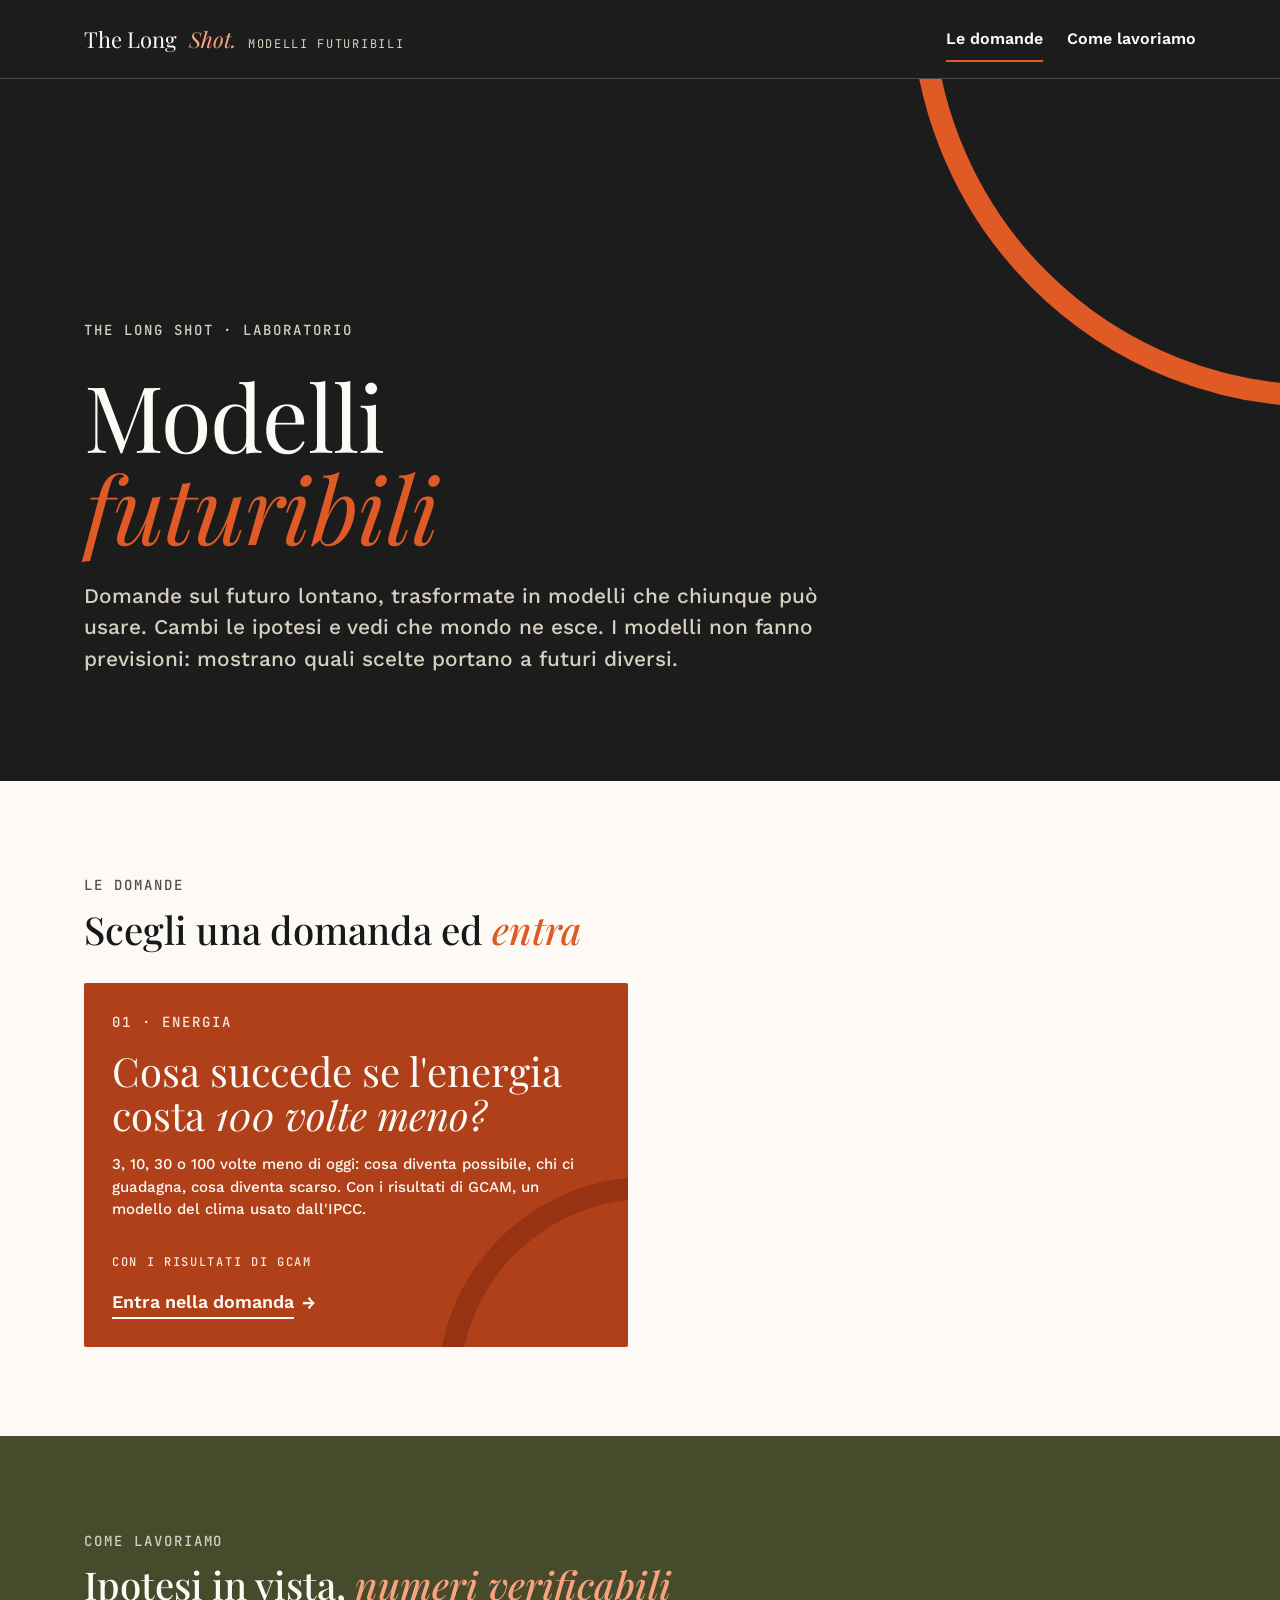
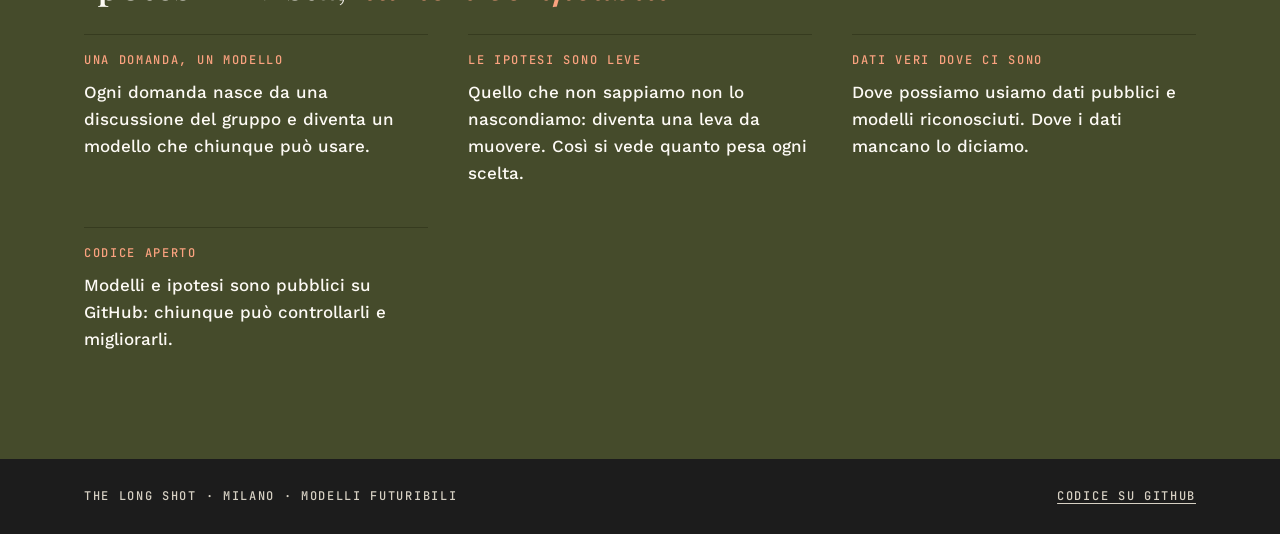
<file: index.html>
<!DOCTYPE html>
<html lang="it">
<head>
<meta charset="utf-8">
<meta name="viewport" content="width=device-width, initial-scale=1">
<title>Modelli futuribili · The Long Shot</title>
<meta name="description" content="Domande sul futuro lontano, trasformate in modelli che si possono interrogare. Un laboratorio di The Long Shot.">
<link rel="stylesheet" href="assets/tokens.css">
<link rel="stylesheet" href="assets/site.css">
<style>
.hero{min-height:min(78vh,720px);display:flex;align-items:flex-end}
.hero .wrap{width:100%;display:grid;gap:28px}
.hero .display em{display:block}
.hero .testo-grande{max-width:58ch}
.metodo{display:grid;grid-template-columns:repeat(auto-fit,minmax(min(100%,260px),1fr));gap:24px 40px;margin-top:28px}
.metodo div{border-top:1px solid var(--color-filetto);padding-top:16px}
.metodo .etichetta{display:block;margin-bottom:8px;color:var(--color-accento-testo)}
.metodo p{font-size:17px}
.card-domanda .arco{width:420px;height:420px;right:-230px;bottom:-250px;--arco:var(--color-terracotta-bruciata)}
.card-domanda .stato{display:flex;flex-wrap:wrap;gap:8px 16px}
</style>
</head>
<body>
<header class="testata" data-theme="notte">
 <div class="wrap">
  <a class="marchio" href="index.html">The Long <em>Shot.</em> <small>Modelli futuribili</small></a>
  <nav aria-label="Principale"><a href="index.html" aria-current="page">Le domande</a><a href="#metodo">Come lavoriamo</a></nav>
 </div>
</header>

<main>
<section class="hero band" data-theme="notte">
 <div class="arco" style="width:min(70vw,820px);height:min(70vw,820px);right:calc(min(70vw,820px) * -0.55);top:calc(min(70vw,820px) * -0.6);--arco:var(--color-terracotta)" aria-hidden="true"></div>
 <div class="wrap">
  <span class="etichetta-grande">The Long Shot · Laboratorio</span>
  <h1 class="display">Modelli <em>futuribili</em></h1>
  <p class="testo-grande secondario">Domande sul futuro lontano, trasformate in modelli che chiunque può usare. Cambi le ipotesi e vedi che mondo ne esce. I modelli non fanno previsioni: mostrano quali scelte portano a futuri diversi.</p>
 </div>
</section>

<section class="band" data-theme="carta">
 <div class="wrap">
  <span class="etichetta-grande">Le domande</span>
  <h2 class="titolo" style="margin-top:8px">Scegli una domanda ed <em>entra</em></h2>
  <div class="domande">
   <a class="card-domanda" data-theme="terracotta" href="energia/index.html">
    <div class="arco" aria-hidden="true"></div>
    <span class="etichetta-grande">01 · Energia</span>
    <h3>Cosa succede se l'energia costa <em>100 volte meno?</em></h3>
    <p class="piccolo">3, 10, 30 o 100 volte meno di oggi: cosa diventa possibile, chi ci guadagna, cosa diventa scarso. Con i risultati di GCAM, un modello del clima usato dall'IPCC.</p>
    <div class="stato"><span class="etichetta">Con i risultati di GCAM</span></div>
    <span class="vai"><span>Entra nella domanda</span> →</span>
   </a>
  </div>
 </div>
</section>

<section class="band" data-theme="oliva" id="metodo">
 <div class="wrap">
  <span class="etichetta-grande">Come lavoriamo</span>
  <h2 class="titolo" style="margin-top:8px">Ipotesi in vista, <em>numeri verificabili</em></h2>
  <div class="metodo">
   <div><span class="etichetta">Una domanda, un modello</span><p>Ogni domanda nasce da una discussione del gruppo e diventa un modello che chiunque può usare.</p></div>
   <div><span class="etichetta">Le ipotesi sono leve</span><p>Quello che non sappiamo non lo nascondiamo: diventa una leva da muovere. Così si vede quanto pesa ogni scelta.</p></div>
   <div><span class="etichetta">Dati veri dove ci sono</span><p>Dove possiamo usiamo dati pubblici e modelli riconosciuti. Dove i dati mancano lo diciamo.</p></div>
   <div><span class="etichetta">Codice aperto</span><p>Modelli e ipotesi sono pubblici su GitHub: chiunque può controllarli e migliorarli.</p></div>
  </div>
 </div>
</section>
</main>

<footer class="piede" data-theme="notte">
 <div class="wrap">
  <span class="etichetta">The Long Shot · Milano · Modelli futuribili</span>
  <a class="etichetta" href="https://github.com/Ale2588/Modelli-futuribili-TLS">Codice su GitHub</a>
 </div>
</footer>
</body>
</html>
</file>
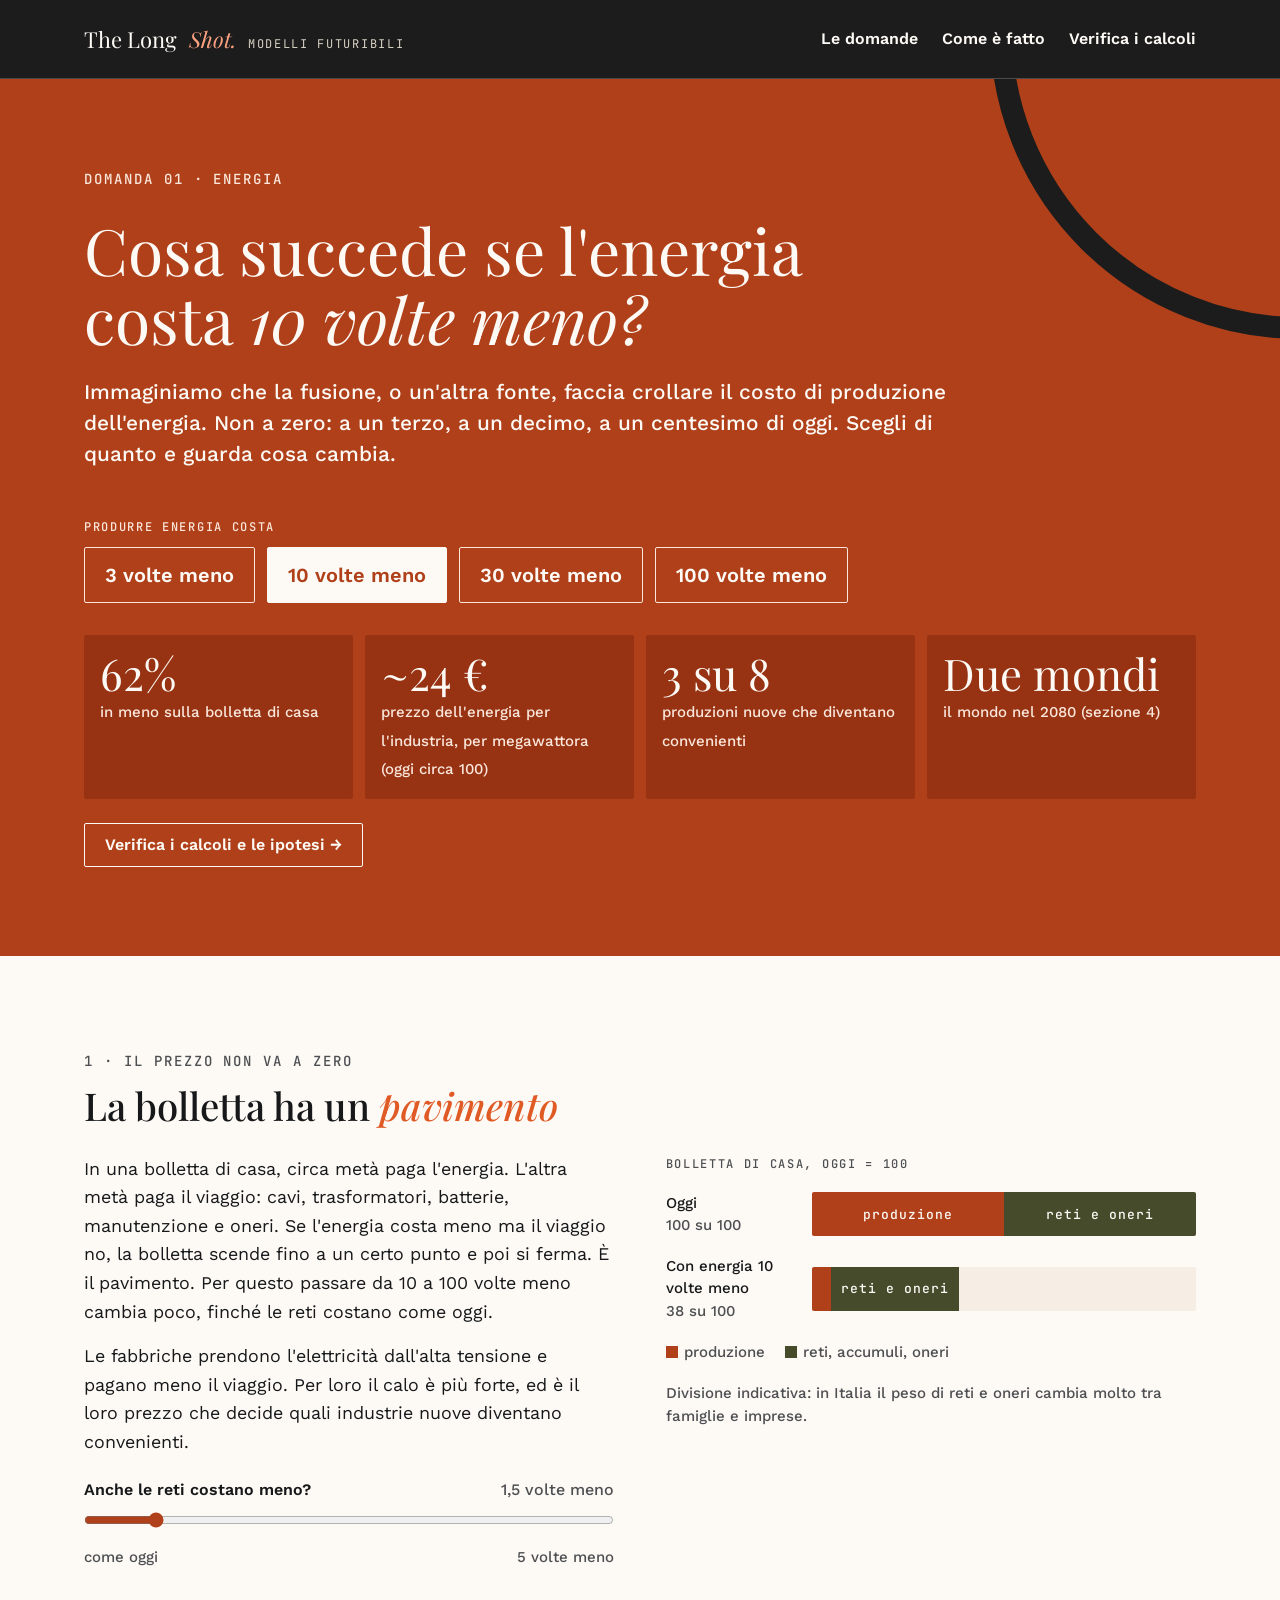
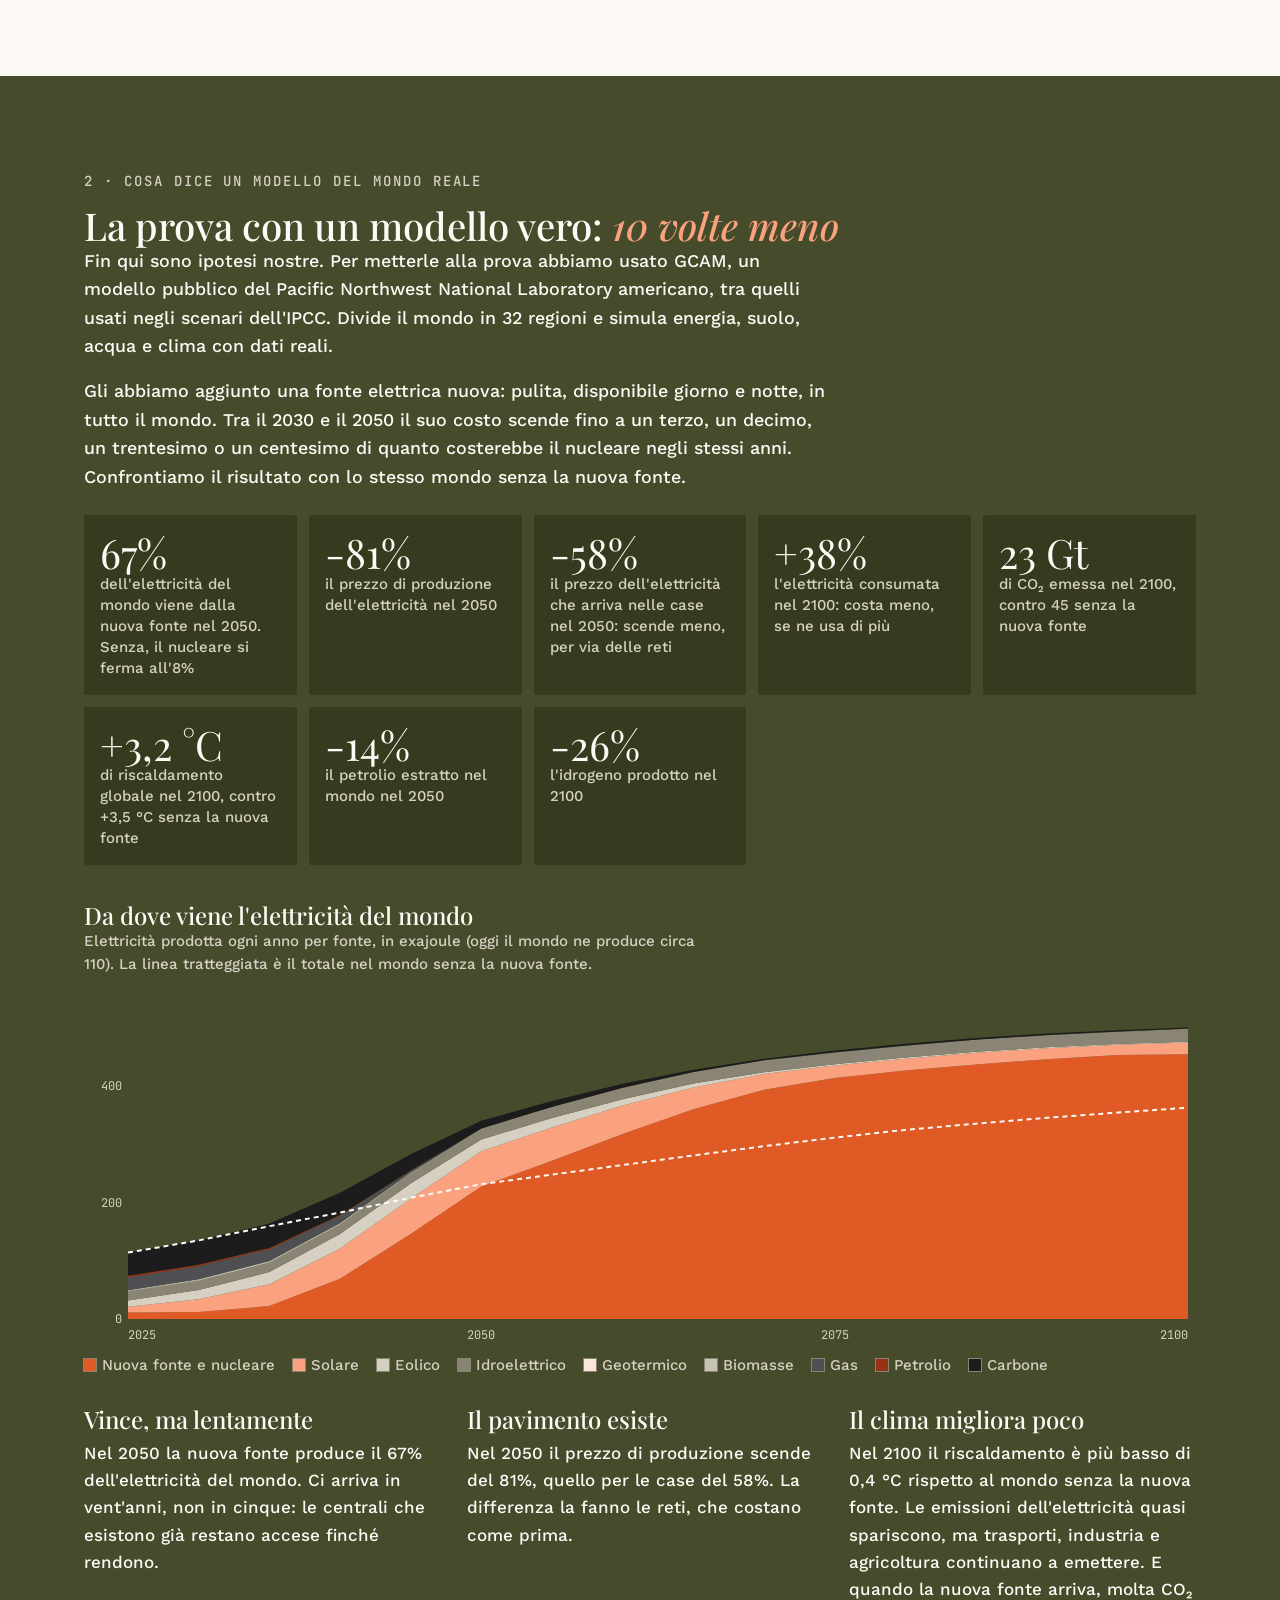
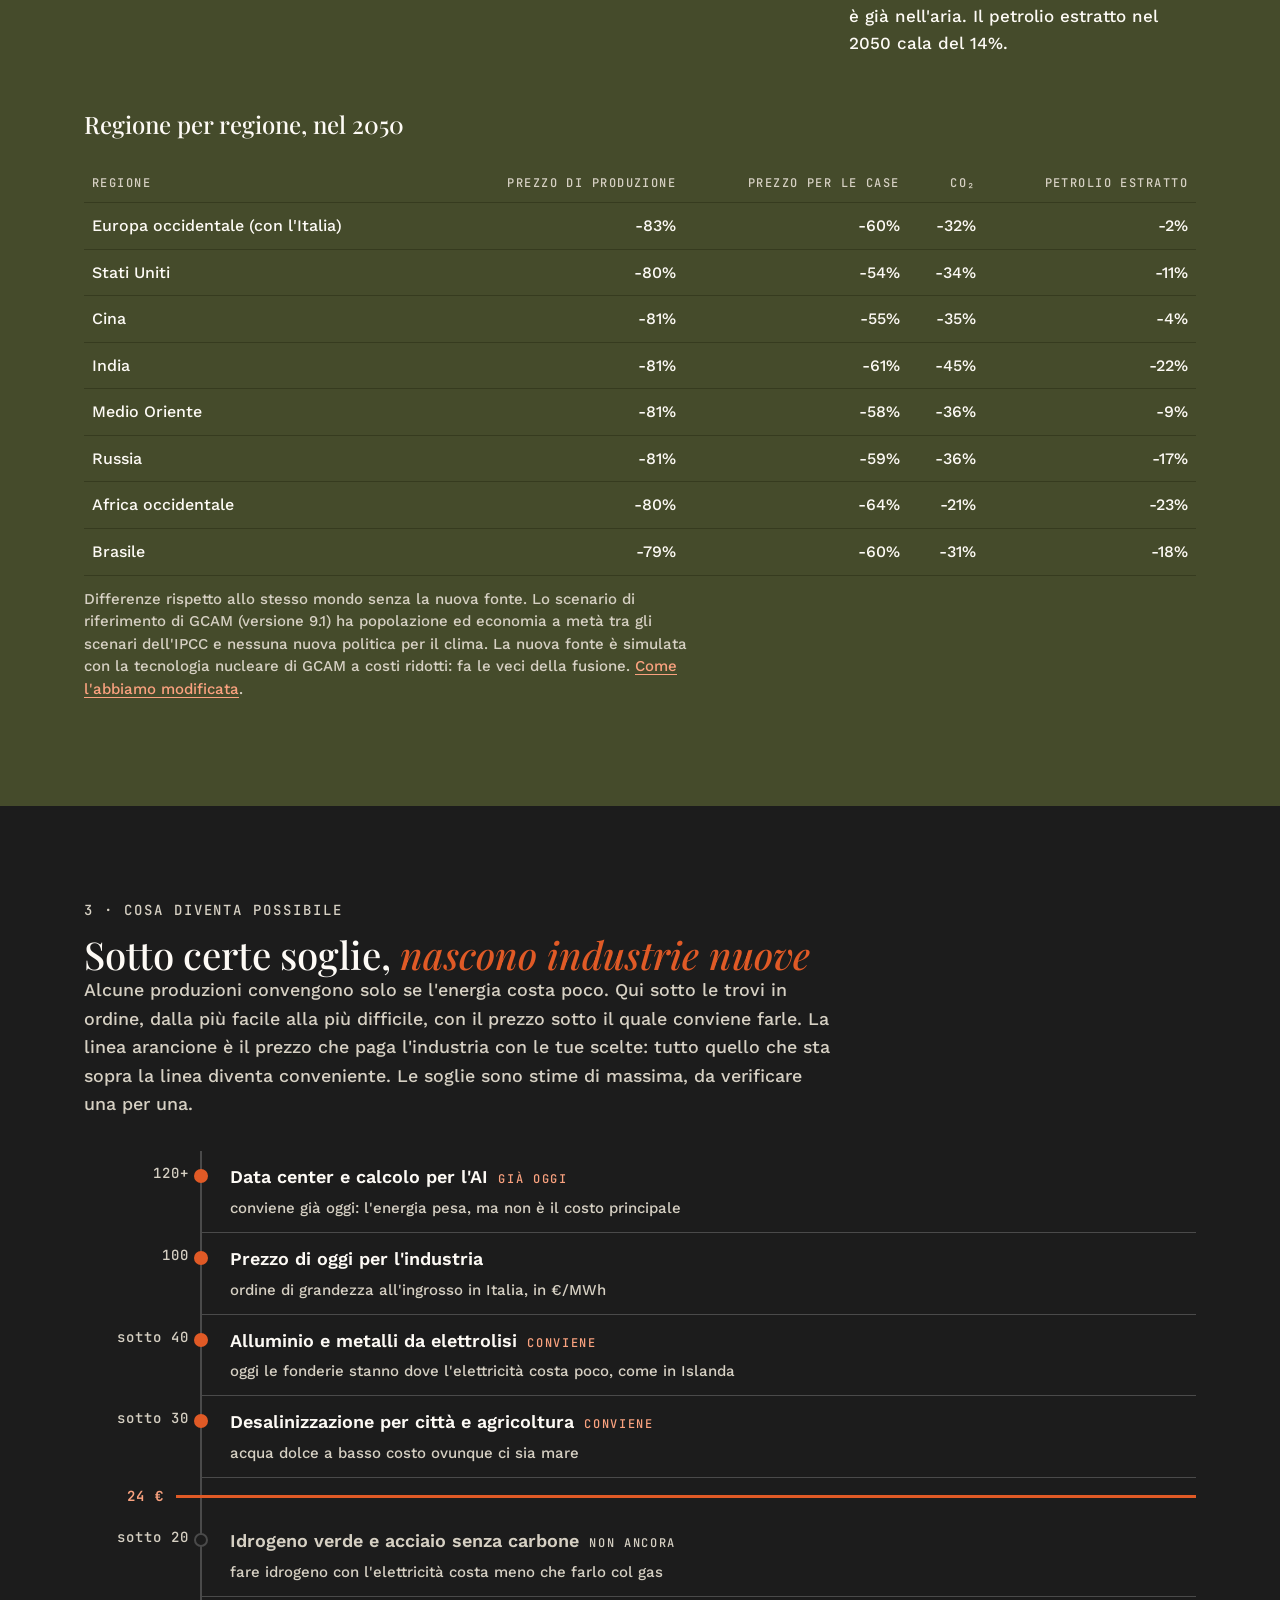
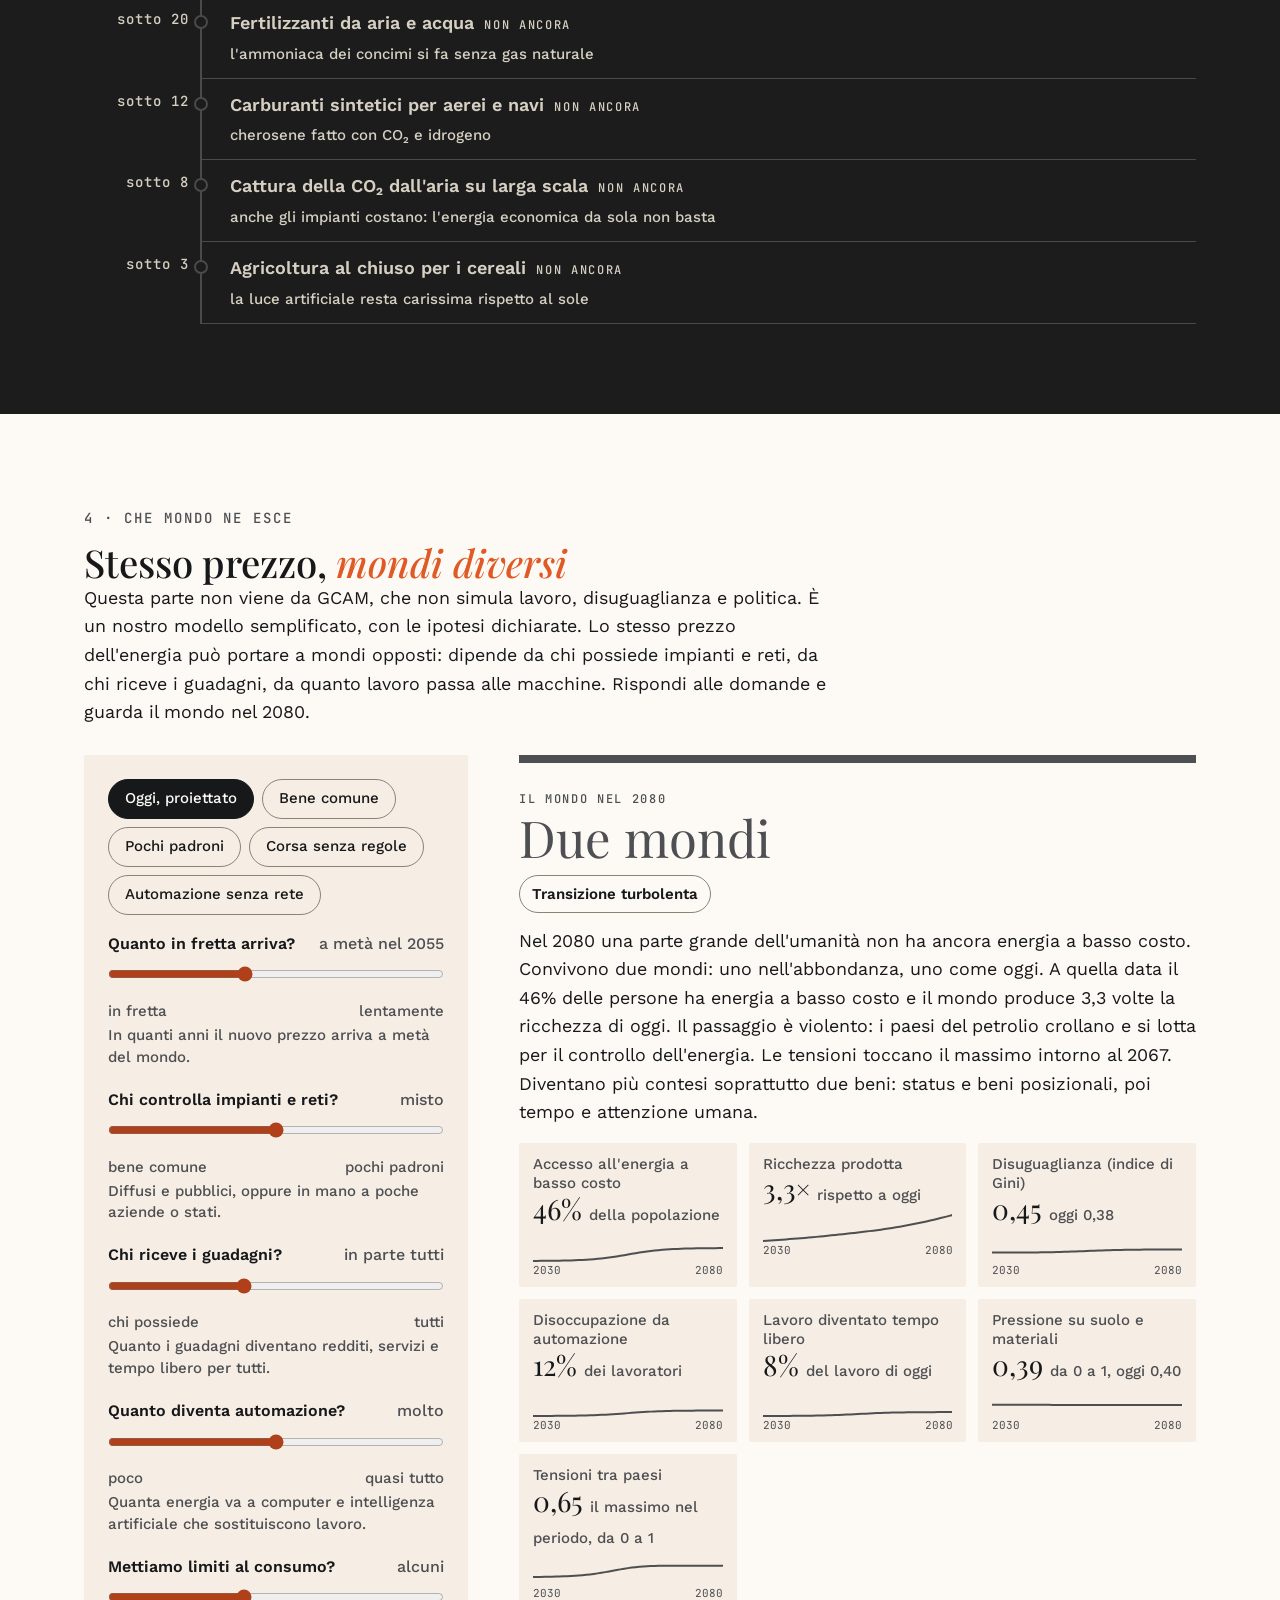
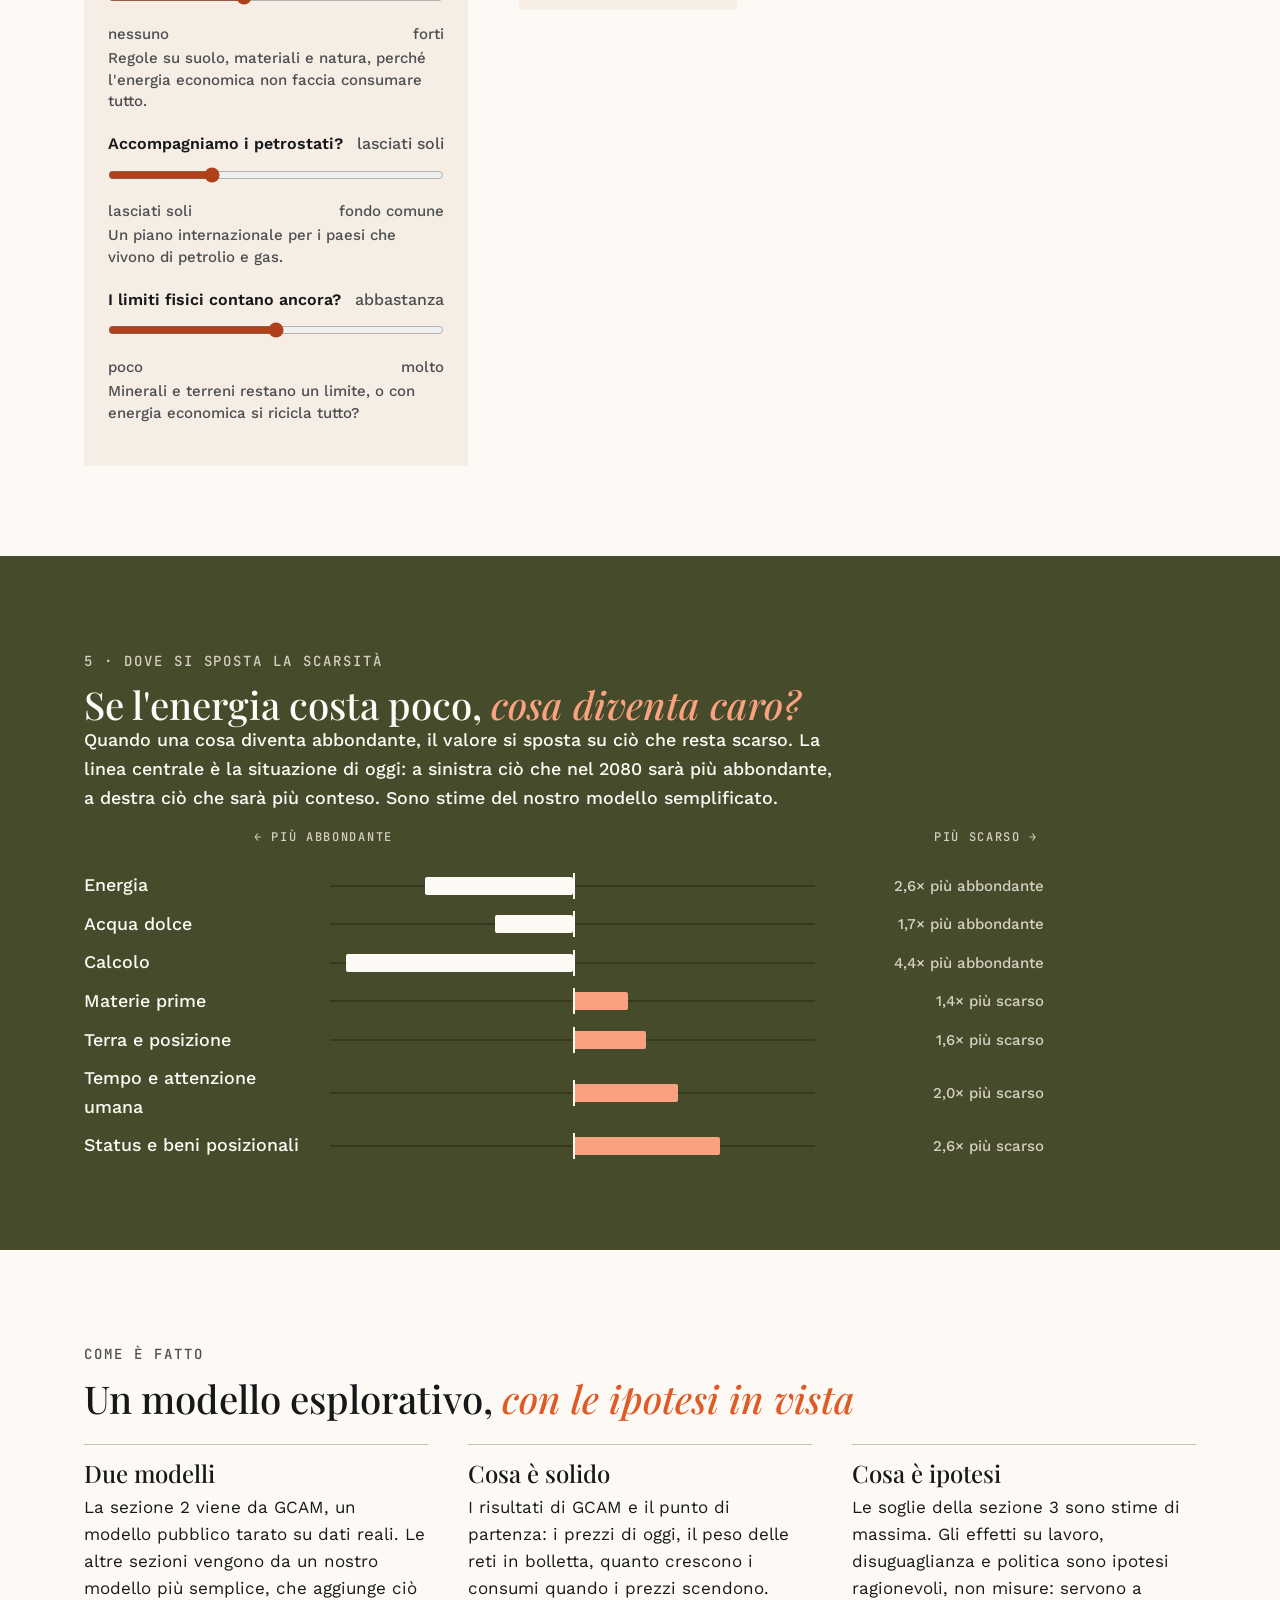
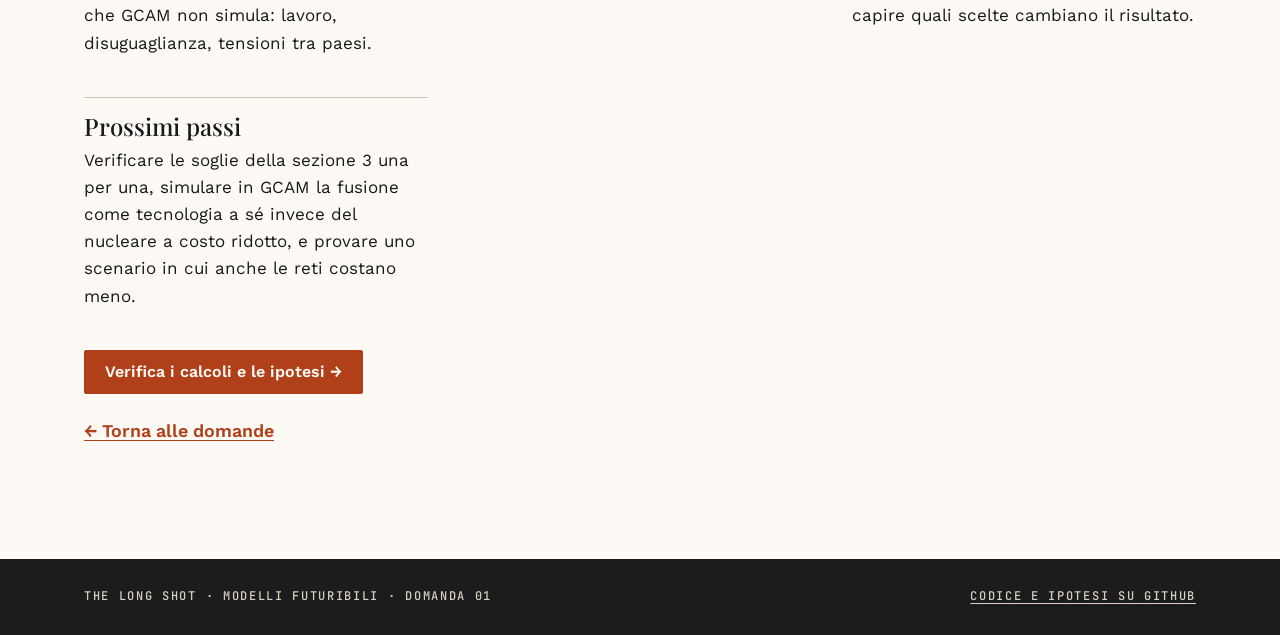
<file: energia/index.html>
<!DOCTYPE html>
<html lang="it">
<head>
<meta charset="utf-8">
<meta name="viewport" content="width=device-width, initial-scale=1">
<title>Se l'energia costa 100 volte meno · Modelli futuribili</title>
<meta name="description" content="Cosa succede se l'energia costa 3, 10, 30 o 100 volte meno di oggi? Un modello esplorativo di The Long Shot.">
<link rel="stylesheet" href="../assets/tokens.css">
<link rel="stylesheet" href="../assets/site.css">
<style>
.hero .wrap{display:grid;gap:24px}
.fattori{display:flex;flex-wrap:wrap;gap:12px;margin-top:8px}
.fattori .btn{min-width:96px;font-size:20px;min-height:56px;border-color:var(--color-lino);color:var(--color-carta)}
.fattori .btn[aria-pressed=true]{background:var(--color-carta);color:var(--color-terracotta-scuro);border-color:var(--color-carta)}
.sommario{display:grid;grid-template-columns:repeat(auto-fit,minmax(min(100%,200px),1fr));gap:12px;margin-top:8px}
.sommario div{background:var(--color-sfondo-rilievo);padding:16px;border-radius:var(--radius-1)}
.sommario b{display:block;font-family:var(--font-display);font-weight:400;font-size:clamp(30px,2vw + 18px,44px);line-height:1.05}
.sommario span{font-size:15px;font-weight:500;color:var(--color-testo-secondario)}

.due{display:grid;grid-template-columns:minmax(0,1fr) minmax(0,1fr);gap:clamp(24px,4vw,64px);align-items:start;margin-top:28px}
.bolletta{display:grid;gap:18px}
.riga-b{display:grid;grid-template-columns:7.5em minmax(0,1fr);gap:12px;align-items:center}
.barra{display:flex;height:44px;border-radius:var(--radius-1);overflow:hidden;background:var(--color-carta-profonda)}
.barra i{display:flex;align-items:center;justify-content:center;font:500 13px/1 var(--font-mono);letter-spacing:.08em;color:var(--color-carta);white-space:nowrap;overflow:hidden;transition:width .4s}
.barra .prod{background:var(--color-terracotta-scuro)}.barra .rete{background:var(--color-oliva)}
.leg{display:flex;flex-wrap:wrap;gap:8px 20px;font-size:15px;font-weight:500;color:var(--color-grafite)}
.leg i{display:inline-block;width:12px;height:12px;margin-right:6px;vertical-align:-1px}

.ctrl{margin-bottom:18px}
.ctrl label{display:flex;justify-content:space-between;gap:12px;font-weight:600;font-size:16px}
.ctrl output{font-weight:500;color:var(--color-testo-secondario);text-align:right}
.ctrl .estremi{display:flex;justify-content:space-between;font-size:15px;font-weight:500;color:var(--color-testo-secondario)}
.ctrl .aiuto{font-size:15px;font-weight:500;color:var(--color-testo-secondario);line-height:1.45;margin-top:2px}
input[type=range]{width:100%;height:32px;margin:2px 0;accent-color:var(--color-terracotta-scuro)}
[data-theme=notte] input[type=range],[data-theme=oliva] input[type=range]{accent-color:var(--color-terracotta-chiaro)}

.scala{position:relative;margin-top:32px;border-left:2px solid var(--color-fumo);margin-left:6.5em}
.gradino{position:relative;display:grid;grid-template-columns:minmax(0,1fr);padding:12px 0 12px 28px;border-bottom:1px solid var(--color-fumo)}
.gradino .eur{position:absolute;left:-6.5em;top:14px;width:5.6em;text-align:right;font:500 14px/1.2 var(--font-mono);letter-spacing:.08em;color:var(--color-sabbia)}
.gradino .pal{position:absolute;left:-8px;top:18px;width:14px;height:14px;border-radius:50%;background:var(--color-notte);border:2px solid var(--color-fumo)}
.gradino.ok .pal{background:var(--color-terracotta);border-color:var(--color-terracotta)}
.gradino b{font-weight:600;font-size:18px}
.gradino.ok b{color:var(--color-carta)}.gradino:not(.ok) b{color:var(--color-sabbia)}
.gradino .stato{font:500 12px/1 var(--font-mono);letter-spacing:.14em;text-transform:uppercase;margin-left:10px;color:var(--color-terracotta-chiaro)}
.gradino:not(.ok) .stato{color:var(--color-sabbia)}
.gradino p{margin:4px 0 0;font-size:15px;color:var(--color-sabbia)}
.qui{position:relative;margin:0 0 0 -6.5em;padding:10px 0;display:flex;align-items:center;gap:12px}
.qui span{font:600 14px/1.2 var(--font-mono);letter-spacing:.1em;text-transform:uppercase;color:var(--color-terracotta-chiaro);width:5.6em;text-align:right}
.qui::after{content:"";flex:1;height:3px;background:var(--color-terracotta)}

.lab{display:grid;grid-template-columns:minmax(0,.85fr) minmax(0,1.5fr);gap:clamp(24px,4vw,56px);align-items:start;margin-top:28px}
.leve{background:var(--color-carta-profonda);padding:24px;border-radius:var(--radius-1)}
.preset{display:flex;flex-wrap:wrap;gap:8px;margin-bottom:16px}
.mondo{border-top:8px solid var(--w,var(--color-terracotta));padding-top:20px}
.mondo h3{font-size:clamp(32px,2.4vw + 20px,52px);line-height:1.05;color:var(--w)}
.mondo .tag{display:inline-block;margin:10px 0 14px;padding:6px 12px;border:1px solid var(--color-bordo);border-radius:var(--radius-full);font-size:15px;font-weight:600}
.tiles{display:grid;grid-template-columns:repeat(auto-fit,minmax(min(100%,200px),1fr));gap:12px;margin-top:16px}
.tile{background:var(--color-carta-profonda);padding:12px 14px;border-radius:var(--radius-1)}
.tile .n{font-size:15px;font-weight:500;color:var(--color-grafite);line-height:1.3}
.tile .v{font-family:var(--font-display);font-size:28px;line-height:1.1}
.tile .v small{font:500 15px var(--font-sans);color:var(--color-grafite)}
.fig{position:relative;height:46px;margin-top:4px}.fig svg{position:absolute;inset:0;width:100%;height:100%}

.sc{display:grid;gap:10px;margin-top:24px;max-width:960px}
.srow{display:grid;grid-template-columns:13em minmax(0,1fr) 12em;gap:14px;align-items:center;font-weight:500}
.strack{position:relative;height:26px}
.strack::before{content:"";position:absolute;left:0;right:0;top:12px;height:2px;background:var(--color-oliva-rilievo)}
.strack .mid{position:absolute;left:50%;top:0;bottom:0;width:2px;background:var(--color-carta)}
.strack .bar{position:absolute;top:4px;height:18px;border-radius:var(--radius-1);transition:all .4s}
.srow .lab2{font-size:15px;color:var(--color-sabbia);text-align:right}
.sasse{display:grid;grid-template-columns:13em minmax(0,1fr) 12em;gap:14px}
.sasse div{display:flex;justify-content:space-between}

.cols{display:grid;grid-template-columns:repeat(auto-fit,minmax(min(100%,300px),1fr));gap:24px 40px;margin-top:24px}
.cols div{border-top:1px solid var(--color-filetto);padding-top:14px}
.cols b{display:block;font-family:var(--font-display);font-weight:500;font-size:24px;line-height:1.2;margin-bottom:6px}
.cols p{font-size:17px}
.torna{display:inline-flex;align-items:center;min-height:44px;font-weight:600}


.gnum{display:grid;grid-template-columns:repeat(auto-fit,minmax(min(100%,210px),1fr));gap:12px;margin-top:24px}
.gnum div{background:var(--color-sfondo-rilievo);padding:16px;border-radius:var(--radius-1)}
.gnum b{display:block;font-family:var(--font-display);font-weight:400;font-size:clamp(30px,1.6vw + 20px,42px);line-height:1.05;color:var(--color-carta)}
.gnum span{font-size:15px;font-weight:500;color:var(--color-sabbia);display:block;line-height:1.4}
.gfig{position:relative;height:340px;margin-top:28px}.gfig svg{position:absolute;inset:0;width:100%;height:100%}
.gleg{display:flex;flex-wrap:wrap;gap:6px 18px;margin-top:10px;font-size:15px;font-weight:500;color:var(--color-sabbia)}
.gleg i{display:inline-block;width:12px;height:12px;margin-right:6px;vertical-align:-1px}
.gtab{width:100%;border-collapse:collapse;margin-top:28px;font-size:16px}
.gtab th,.gtab td{padding:10px 8px;border-bottom:1px solid var(--color-oliva-rilievo);text-align:right;font-weight:500}
.gtab th:first-child,.gtab td:first-child{text-align:left}
.gtab th{font:500 12px/1.3 var(--font-mono);letter-spacing:.12em;text-transform:uppercase;color:var(--color-sabbia)}
.gattesa{margin-top:24px;padding:24px;border:1px dashed var(--color-sabbia);border-radius:var(--radius-1)}
.glettura{display:grid;grid-template-columns:repeat(auto-fit,minmax(min(100%,300px),1fr));gap:20px 36px;margin-top:28px}
.glettura p{font-size:17px}
.glettura b{display:block;font-family:var(--font-display);font-weight:500;font-size:24px;line-height:1.2;margin-bottom:6px;color:var(--color-carta)}
@media(max-width:600px){.gtab{font-size:14px}.gtab th,.gtab td{padding:8px 4px}.gfig{height:260px}}

@media(max-width:900px){.due,.lab{grid-template-columns:minmax(0,1fr)}}
@media(max-width:600px){.srow,.sasse{grid-template-columns:8em minmax(0,1fr) 6.5em}.srow{font-size:15px}.srow .lab2{font-size:13px}.scala{margin-left:5em}.gradino .eur{left:-5em;width:4.4em;font-size:12px}.qui{margin-left:-5em}.qui span{width:4.4em;font-size:12px}}
@media(prefers-reduced-motion:reduce){.barra i,.strack .bar{transition:none}}
</style>
</head>
<body>
<header class="testata" data-theme="notte">
 <div class="wrap">
  <a class="marchio" href="../index.html">The Long <em>Shot.</em> <small>Modelli futuribili</small></a>
  <nav aria-label="Principale"><a href="../index.html">Le domande</a><a href="#come">Come è fatto</a><a href="verifica.html">Verifica i calcoli</a></nav>
 </div>
</header>

<main>
<section class="hero band" data-theme="terracotta">
 <div class="arco" style="width:620px;height:620px;right:-330px;top:-360px;--arco:var(--color-notte)" aria-hidden="true"></div>
 <div class="wrap">
  <span class="etichetta-grande">Domanda 01 · Energia</span>
  <h1 class="domanda" id="titolo">Cosa succede se l'energia costa <em>10 volte meno?</em></h1>
  <p class="testo-grande">Immaginiamo che la fusione, o un'altra fonte, faccia crollare il costo di produzione dell'energia. Non a zero: a un terzo, a un decimo, a un centesimo di oggi. Scegli di quanto e guarda cosa cambia.</p>
  <div>
   <span class="etichetta">Produrre energia costa</span>
   <div class="fattori" id="fattori" role="group" aria-label="Quante volte meno costa produrre energia"></div>
  </div>
  <div class="sommario" id="sommario"></div>
  <p style="margin:0"><a class="btn" href="verifica.html" style="border-color:var(--color-carta);color:var(--color-carta);text-decoration:none">Verifica i calcoli e le ipotesi →</a></p>
 </div>
</section>

<section class="band" data-theme="carta">
 <div class="wrap">
  <span class="etichetta-grande">1 · Il prezzo non va a zero</span>
  <h2 class="titolo" style="margin-top:8px">La bolletta ha un <em>pavimento</em></h2>
  <div class="due">
   <div>
    <p>In una bolletta di casa, circa metà paga l'energia. L'altra metà paga il viaggio: cavi, trasformatori, batterie, manutenzione e oneri. Se l'energia costa meno ma il viaggio no, la bolletta scende fino a un certo punto e poi si ferma. È il pavimento. Per questo passare da 10 a 100 volte meno cambia poco, finché le reti costano come oggi.</p>
    <p>Le fabbriche prendono l'elettricità dall'alta tensione e pagano meno il viaggio. Per loro il calo è più forte, ed è il loro prezzo che decide quali industrie nuove diventano convenienti.</p>
    <div class="ctrl" style="margin-top:20px">
     <label for="c_reti">Anche le reti costano meno?<output id="o_reti"></output></label>
     <input type="range" id="c_reti" min="1" max="5" step="0.25">
     <div class="estremi"><span>come oggi</span><span>5 volte meno</span></div>
    </div>
   </div>
   <div class="bolletta" id="bolletta"></div>
  </div>
 </div>
</section>


<section class="band" data-theme="oliva" id="gcam">
 <div class="wrap">
  <span class="etichetta-grande">2 · Cosa dice un modello del mondo reale</span>
  <h2 class="titolo" style="margin-top:8px">La prova con un modello vero: <em id="gtit">10 volte meno</em></h2>
  <p>Fin qui sono ipotesi nostre. Per metterle alla prova abbiamo usato GCAM, un modello pubblico del Pacific Northwest National Laboratory americano, tra quelli usati negli scenari dell'IPCC. Divide il mondo in 32 regioni e simula energia, suolo, acqua e clima con dati reali.</p>
  <p>Gli abbiamo aggiunto una fonte elettrica nuova: pulita, disponibile giorno e notte, in tutto il mondo. Tra il 2030 e il 2050 il suo costo scende fino a un terzo, un decimo, un trentesimo o un centesimo di quanto costerebbe il nucleare negli stessi anni. Confrontiamo il risultato con lo stesso mondo senza la nuova fonte.</p>
  <div id="gcorpo"></div>
 </div>
</section>

<section class="band" data-theme="notte">
 <div class="wrap">
  <span class="etichetta-grande">3 · Cosa diventa possibile</span>
  <h2 class="titolo" style="margin-top:8px">Sotto certe soglie, <em>nascono industrie nuove</em></h2>
  <p class="secondario">Alcune produzioni convengono solo se l'energia costa poco. Qui sotto le trovi in ordine, dalla più facile alla più difficile, con il prezzo sotto il quale conviene farle. La linea arancione è il prezzo che paga l'industria con le tue scelte: tutto quello che sta sopra la linea diventa conveniente. Le soglie sono stime di massima, da verificare una per una.</p>
  <div class="scala" id="scala"></div>
 </div>
</section>

<section class="band" data-theme="carta">
 <div class="wrap">
  <span class="etichetta-grande">4 · Che mondo ne esce</span>
  <h2 class="titolo" style="margin-top:8px">Stesso prezzo, <em>mondi diversi</em></h2>
  <p>Questa parte non viene da GCAM, che non simula lavoro, disuguaglianza e politica. È un nostro modello semplificato, con le ipotesi dichiarate. Lo stesso prezzo dell'energia può portare a mondi opposti: dipende da chi possiede impianti e reti, da chi riceve i guadagni, da quanto lavoro passa alle macchine. Rispondi alle domande e guarda il mondo nel 2080.</p>
  <div class="lab">
   <div class="leve"><div class="preset" id="preset" role="group" aria-label="Mondi di esempio"></div><div id="leve"></div></div>
   <article class="mondo" id="mondo">
    <span class="etichetta">Il mondo nel 2080</span>
    <h3 id="mnome"></h3>
    <span class="tag" id="mtag"></span>
    <p id="mstoria" style="max-width:none"></p>
    <div class="tiles" id="tiles"></div>
   </article>
  </div>
 </div>
</section>

<section class="band" data-theme="oliva">
 <div class="wrap">
  <span class="etichetta-grande">5 · Dove si sposta la scarsità</span>
  <h2 class="titolo" style="margin-top:8px">Se l'energia costa poco, <em>cosa diventa caro?</em></h2>
  <p>Quando una cosa diventa abbondante, il valore si sposta su ciò che resta scarso. La linea centrale è la situazione di oggi: a sinistra ciò che nel 2080 sarà più abbondante, a destra ciò che sarà più conteso. Sono stime del nostro modello semplificato.</p>
  <div class="sasse etichetta"><span></span><div><span>← più abbondante</span><span>più scarso →</span></div><span></span></div>
  <div class="sc" id="sc"></div>
 </div>
</section>

<section class="band" data-theme="carta" id="come">
 <div class="wrap">
  <span class="etichetta-grande">Come è fatto</span>
  <h2 class="titolo" style="margin-top:8px">Un modello esplorativo, <em>con le ipotesi in vista</em></h2>
  <div class="cols">
   <div><b>Due modelli</b><p>La sezione 2 viene da GCAM, un modello pubblico tarato su dati reali. Le altre sezioni vengono da un nostro modello più semplice, che aggiunge ciò che GCAM non simula: lavoro, disuguaglianza, tensioni tra paesi.</p></div>
   <div><b>Cosa è solido</b><p>I risultati di GCAM e il punto di partenza: i prezzi di oggi, il peso delle reti in bolletta, quanto crescono i consumi quando i prezzi scendono.</p></div>
   <div><b>Cosa è ipotesi</b><p>Le soglie della sezione 3 sono stime di massima. Gli effetti su lavoro, disuguaglianza e politica sono ipotesi ragionevoli, non misure: servono a capire quali scelte cambiano il risultato.</p></div>
   <div><b>Prossimi passi</b><p>Verificare le soglie della sezione 3 una per una, simulare in GCAM la fusione come tecnologia a sé invece del nucleare a costo ridotto, e provare uno scenario in cui anche le reti costano meno.</p></div>
  </div>
  <p style="margin-top:24px"><a class="btn primario" href="verifica.html" style="text-decoration:none">Verifica i calcoli e le ipotesi →</a></p>
  <p style="margin-top:12px"><a class="torna" href="../index.html">← Torna alle domande</a></p>
 </div>
</section>
</main>

<footer class="piede" data-theme="notte">
 <div class="wrap">
  <span class="etichetta">The Long Shot · Modelli futuribili · Domanda 01</span>
  <a class="etichetta" href="https://github.com/Ale2588/Modelli-futuribili-TLS">Codice e ipotesi su GitHub</a>
 </div>
</footer>

<script src="modello.js"></script>
<script src="gcam-dati.js"></script>
<script>
{
const P=Object.assign({},DEFAULT);
const it=(n,d)=>n.toFixed(d).replace('.',',');
const esc=s=>String(s).replace(/[&<>"']/g,c=>({'&':'&amp;','<':'&lt;','>':'&gt;','"':'&quot;',"'":'&#39;'}[c]));
const FATTORI=[3,10,30,100];
const LEVE=[
 ['velocita','Quanto in fretta arriva?',8,50,1,v=>`a metà nel ${2030+Math.round(v)}`,'In quanti anni il nuovo prezzo arriva a metà del mondo.','in fretta','lentamente'],
 ['controllo','Chi controlla impianti e reti?',0,1,0.05,v=>v<0.34?'bene comune':v<0.67?'misto':'pochi padroni','Diffusi e pubblici, oppure in mano a poche aziende o stati.','bene comune','pochi padroni'],
 ['redistribuzione','Chi riceve i guadagni?',0,1,0.05,v=>v<0.34?'chi possiede':v<0.67?'in parte tutti':'tutti','Quanto i guadagni diventano redditi, servizi e tempo libero per tutti.','chi possiede','tutti'],
 ['ai','Quanto diventa automazione?',0,1,0.05,v=>v<0.34?'poco':v<0.67?'molto':'quasi tutto','Quanta energia va a computer e intelligenza artificiale che sostituiscono lavoro.','poco','quasi tutto'],
 ['ambiente','Mettiamo limiti al consumo?',0,1,0.05,v=>v<0.34?'nessun limite':v<0.67?'alcuni':'forti','Regole su suolo, materiali e natura, perché l\'energia economica non faccia consumare tutto.','nessuno','forti'],
 ['petrostati','Accompagniamo i petrostati?',0,1,0.05,v=>v<0.34?'lasciati soli':v<0.67?'in parte':'fondo comune','Un piano internazionale per i paesi che vivono di petrolio e gas.','lasciati soli','fondo comune'],
 ['materiali','I limiti fisici contano ancora?',0,1,0.05,v=>v<0.34?'poco':v<0.67?'abbastanza':'molto','Minerali e terreni restano un limite, o con energia economica si ricicla tutto?','poco','molto']];
const PRESET=[
 ['Oggi, proiettato',{}],
 ['Bene comune',{controllo:0.1,redistribuzione:0.8,ambiente:0.7,petrostati:0.7}],
 ['Pochi padroni',{controllo:0.9,redistribuzione:0.2}],
 ['Corsa senza regole',{ambiente:0.05,velocita:12,materiali:0.8}],
 ['Automazione senza rete',{ai:0.95,redistribuzione:0.1,controllo:0.3}]];
const AR={
 pocodiverso:['Più ricchi, stesso mondo','#4d4f52','L\'energia costa meno e l\'economia ne guadagna, ma non abbastanza da cambiare il mondo: stesse industrie, stessi equilibri, un po\' di margine in più.'],
 condivisa:['Abbondanza condivisa','#454b2b','Energia economica per quasi tutti e guadagni distribuiti. Le disuguaglianze scendono e il lavoro cambia senza crollare.'],
 tempo:['La società del tempo liberato','#454b2b','Le macchine fanno gran parte del lavoro di oggi, ma i guadagni vengono distribuiti: il lavoro perso diventa tempo libero. La domanda non è più come produrre, ma come vivere.'],
 diseguale:['Abbondanza diseguale','#b0401a','Il mondo è molto più ricco, ma i guadagni vanno soprattutto a chi possiede impianti, reti, computer e terreni. In media si vive meglio, e le distanze tra ricchi e poveri crescono.'],
 feudale:['Feudalesimo energetico','#973312','Pochi controllano energia e calcolo e decidono chi può usarli. Chi sta dentro vive nell\'abbondanza, chi sta fuori dipende da loro.'],
 senzalavoro:['Abbondanza senza lavoro','#973312','L\'energia economica alimenta macchine che sostituiscono il lavoro, più in fretta di quanto lo Stato riesca a redistribuire. Più ricchezza, e molta più disoccupazione.'],
 jevons:['Il pianeta come nuovo limite','#b0401a','L\'energia economica fa crescere i consumi di tutto. Il limite diventa il pianeta: suolo, materiali, calore, natura.'],
 meta:['Due mondi','#4d4f52','Nel 2080 una parte grande dell\'umanità non ha ancora energia a basso costo. Convivono due mondi: uno nell\'abbondanza, uno come oggi.']};
const VIA={ordinato:['Transizione ordinata','Il passaggio è gestito: le tensioni tra paesi restano contenute.'],teso:['Transizione tesa','Il passaggio crea attriti: i paesi che vivono di petrolio entrano in crisi, ma senza rotture gravi.'],turbolento:['Transizione turbolenta','Il passaggio è violento: i paesi del petrolio crollano e si lotta per il controllo dell\'energia. Le tensioni toccano il massimo intorno al ']};
const TI=[
 ['accesso','Accesso all\'energia a basso costo',v=>Math.round(v*100)+'%','della popolazione',0,1],
 ['pil','Ricchezza prodotta',v=>it(v,1)+'×','rispetto a oggi',null,null],
 ['disuguaglianza','Disuguaglianza (indice di Gini)',v=>it(v,2),'oggi 0,38',0.2,0.8],
 ['disoccupazione','Disoccupazione da automazione',v=>Math.round(v*100)+'%','dei lavoratori',0,0.6],
 ['tempo','Lavoro diventato tempo libero',v=>Math.round(v*100)+'%','del lavoro di oggi',0,0.6],
 ['pressione','Pressione su suolo e materiali',v=>it(v,2),'da 0 a 1, oggi 0,40',0,1],
 ['tensione','Tensioni tra paesi',v=>it(v,2),'il massimo nel periodo, da 0 a 1',0,1]];

document.getElementById('fattori').innerHTML=FATTORI.map(f=>`<button class="btn" data-f="${f}" aria-pressed="${f===P.riduzione}">${f} volte meno</button>`).join('');
document.getElementById('fattori').addEventListener('click',e=>{const b=e.target.closest('button');if(!b)return;P.riduzione=+b.dataset.f;render()});
document.getElementById('leve').innerHTML=LEVE.map(([k,l,mi,ma,st,,h,a,b])=>`<div class="ctrl"><label for="c_${k}">${l}<output id="o_${k}"></output></label><input type="range" id="c_${k}" min="${mi}" max="${ma}" step="${st}"><div class="estremi"><span>${a}</span><span>${b}</span></div><div class="aiuto">${h}</div></div>`).join('');
document.getElementById('preset').innerHTML=PRESET.map(([n],i)=>`<button class="chip" data-i="${i}" aria-pressed="${i===0}">${n}</button>`).join('');
const FMT=Object.fromEntries(LEVE.map(x=>[x[0],x[5]]));FMT.reti=v=>v<=1?'come oggi':`${it(v,v%1?2:0).replace(/,?0+$/,'')} volte meno`;
function sync(){for(const k of [...LEVE.map(x=>x[0]),'reti']){document.getElementById('c_'+k).value=P[k];document.getElementById('o_'+k).textContent=FMT[k](P[k])}}
function unpress(){document.querySelectorAll('#preset .chip').forEach(b=>b.setAttribute('aria-pressed','false'))}
[...LEVE.map(x=>x[0]),'reti'].forEach(k=>{const el=document.getElementById('c_'+k);el.addEventListener('input',()=>{P[k]=+el.value;document.getElementById('o_'+k).textContent=FMT[k](P[k]);if(k!=='reti')unpress();render()})});
document.getElementById('preset').addEventListener('click',e=>{const b=e.target.closest('.chip');if(!b)return;const keep={riduzione:P.riduzione,reti:P.reti};Object.assign(P,DEFAULT,PRESET[+b.dataset.i][1],keep);sync();document.querySelectorAll('#preset .chip').forEach(x=>x.setAttribute('aria-pressed',String(x===b)));render()});

let last=null;
function render(){
 const m=mondo(P);last=m;const pr=m.prezzi;
 document.querySelectorAll('#fattori .btn').forEach(b=>b.setAttribute('aria-pressed',String(+b.dataset.f===P.riduzione)));
 document.getElementById('titolo').innerHTML=`Cosa succede se l'energia costa <em>${P.riduzione} volte meno?</em>`;
 document.title=`Se l'energia costa ${P.riduzione} volte meno · Modelli futuribili`;
 document.getElementById('sommario').innerHTML=[
  [Math.round((1-pr.famiglie)*100)+'%','in meno sulla bolletta di casa'],
  ['~'+Math.round(pr.industriaEuro)+' €','prezzo dell\'energia per l\'industria, per megawattora (oggi circa 100)'],
  [m.sbloccate.length+' su '+SOGLIE.length,'produzioni nuove che diventano convenienti'],
  [AR[m.arch][0],'il mondo nel 2080 (sezione 4)']].map(([a,b])=>`<div><b>${esc(a)}</b><span>${esc(b)}</span></div>`).join('');
 // bolletta
 const rowB=(lab,prod,rete)=>{const tot=prod+rete;return `<div class="riga-b"><span class="piccolo">${lab}<br><span class="secondario">${Math.round(tot*100)} su 100</span></span><div class="barra" role="img" aria-label="${lab}: produzione ${Math.round(prod*100)}, reti ${Math.round(rete*100)}"><i class="prod" style="width:${prod*100}%">${prod>0.12?'produzione':''}</i><i class="rete" style="width:${rete*100}%">${rete>0.12?'reti e oneri':''}</i></div></div>`};
 document.getElementById('bolletta').innerHTML=`<span class="etichetta">Bolletta di casa, oggi = 100</span>`+rowB('Oggi',0.5,0.5)+rowB(`Con energia ${P.riduzione} volte meno`,0.5/P.riduzione,0.5/P.reti)+`<div class="leg"><span><i style="background:var(--color-terracotta-scuro)"></i>produzione</span><span><i style="background:var(--color-oliva)"></i>reti, accumuli, oneri</span></div><p class="piccolo secondario" style="margin:0">Divisione indicativa: in Italia il peso di reti e oneri cambia molto tra famiglie e imprese.</p>`;
 // scala
 const eur=pr.industriaEuro;let h='',done=false;
 const steps=[{nome:'Oggi',soglia:100,oggi:1}].concat(SOGLIE.filter(s=>s.soglia<100)).sort((a,b)=>b.soglia-a.soglia);
 SOGLIE.filter(s=>s.soglia>=100).forEach(s=>{h+=`<div class="gradino ok"><span class="eur">${s.soglia}+</span><span class="pal"></span><div><b>${esc(s.nome)}</b><span class="stato">già oggi</span><p>${esc(s.nota)}</p></div></div>`});
 for(const s of steps){
  if(!done&&eur>s.soglia){h+=`<div class="qui"><span>${Math.round(eur)} €</span></div>`;done=true}
  if(s.oggi){h+=`<div class="gradino ok"><span class="eur">100</span><span class="pal"></span><div><b>Prezzo di oggi per l'industria</b><p>ordine di grandezza all'ingrosso in Italia, in €/MWh</p></div></div>`;continue}
  const ok=eur<=s.soglia;h+=`<div class="gradino ${ok?'ok':''}"><span class="eur">sotto ${s.soglia}</span><span class="pal"></span><div><b>${esc(s.nome)}</b><span class="stato">${ok?'conviene':'non ancora'}</span><p>${esc(s.nota)}</p></div></div>`;
 }
 if(!done)h+=`<div class="qui"><span>${Math.round(eur)} €</span></div>`;
 document.getElementById('scala').innerHTML=h;
 // mondo
 const a=AR[m.arch];const mo=document.getElementById('mondo');mo.style.setProperty('--w',a[1]);
 document.getElementById('mnome').textContent=a[0];
 const v=VIA[m.viaggio];document.getElementById('mtag').textContent=v[0];
 const pk=m.anni[m.k.tensione.indexOf(Math.max(...m.k.tensione))];
 const top=m.scarsita.slice().sort((x,y)=>y[1]-x[1]).slice(0,2).map(x=>x[0].toLowerCase());
 document.getElementById('mstoria').textContent=`${a[2]} A quella data ${art(Math.round(m.fin.acc*100))}% delle persone ha energia a basso costo e il mondo produce ${it(m.k.pil[50],1)} volte la ricchezza di oggi. ${v[1]}${m.viaggio==='turbolento'?pk+'.':''} Diventano più contesi soprattutto due beni: ${top[0]}, poi ${top[1]}.`;
 document.getElementById('tiles').innerHTML=TI.map(([k,n,fm,sub])=>{const s=m.k[k];const val=k==='tensione'?Math.max(...s):s[50];return `<div class="tile"><div class="n">${n}</div><div class="v">${esc(fm(val))} <small>${sub}</small></div><div class="fig"><svg data-k="${k}" aria-hidden="true"></svg></div></div>`}).join('');
 drawTiles();
 renderGcam();
 // scarsità
 const R=2.2;
 document.getElementById('sc').innerHTML=m.scarsita.map(([n,val])=>{const lg=Math.max(-1,Math.min(1,Math.log(val)/Math.log(R*R)));const up=lg>0;const left=up?50:50+lg*50,w=Math.abs(lg)*50;
  const lab=val>=1?`${it(val,1)}× più scarso`:`${it(1/val,1/val>=10?0:1)}× più abbondante`;
  return `<div class="srow"><span>${n}</span><div class="strack"><div class="bar" style="left:${left}%;width:${Math.max(w,0.8)}%;background:${up?'var(--color-terracotta-chiaro)':'var(--color-carta)'}"></div><div class="mid"></div></div><span class="lab2">${lab}</span></div>`}).join('');
}
function drawTiles(){if(!last)return;const c=getComputedStyle(document.getElementById('mondo')).getPropertyValue('--w').trim()||'#b0401a';
 document.querySelectorAll('#tiles svg').forEach(s=>{const k=s.dataset.k,ti=TI.find(t=>t[0]===k),d=last.k[k],W=s.clientWidth,H=s.clientHeight;if(!W)return;
  const lo=ti[4]??Math.min(...d),hi=ti[5]??Math.max(...d)*1.05,X=i=>i/(d.length-1)*W,Yv=v=>H-14-(v-lo)/((hi-lo)||1)*(H-18);
  s.innerHTML=`<polyline points="${d.map((v,i)=>X(i)+','+Yv(v)).join(' ')}" fill="none" stroke="${c}" stroke-width="2"/><text x="0" y="${H-1}" font-size="11" font-family="JetBrains Mono" fill="#4d4f52">2030</text><text x="${W}" y="${H-1}" font-size="11" font-family="JetBrains Mono" fill="#4d4f52" text-anchor="end">2080</text>`;})}

// ---- Risultati GCAM ----
const COL={'Nuova fonte e nucleare':'#e05a26','Solare':'#faa27f','Eolico':'#d6d0c3','Idroelettrico':'#8a8475','Geotermico':'#fae6db','Biomasse':'#c9c3b5','Gas':'#4d4f52','Petrolio':'#973312','Carbone':'#1c1c1c'};
const ORD=['Nuova fonte e nucleare','Solare','Eolico','Idroelettrico','Geotermico','Biomasse','Gas','Petrolio','Carbone'];
const art=n=>(/^(8|11)/.test(String(n))&&!/^(1[0-9]{2}|8[0-9]{2})$/.test(String(n))&&String(n).length<=2?"l'":'il ')+n;
const artA=n=>(/^(8|11)/.test(String(n))&&String(n).length<=2?"all'":'al ')+n;
const pc=(a,b)=>{const v=(a/b-1)*100;return (v>0?'+':'')+Math.round(v)+'%'};
let gS=null;
function renderGcam(){
 const f=String(P.riduzione),el=document.getElementById('gcorpo');
 document.getElementById('gtit').textContent=P.riduzione+' volte meno';
 if(typeof GCAM==='undefined'||!GCAM.scenari['1']){el.innerHTML='<div class="gattesa"><p>Risultati non disponibili.</p></div>';return}
 const S=GCAM.scenari[f],B=GCAM.scenari['1'],A=GCAM.anni,i50=A.indexOf(2050),i00=A.indexOf(2100);
 if(!S){gS=null;el.innerHTML=`<div class="gattesa"><span class="etichetta">In calcolo</span><p style="margin-top:8px">Lo scenario a ${P.riduzione} volte meno non è ancora pronto: ogni scenario di GCAM richiede circa un'ora di calcolo. Già pronti: ${Object.keys(GCAM.scenari).filter(k=>k!=='1').map(k=>k+' volte meno').join(', ')||'nessuno'}.</p></div>`;return}
 gS=S;
 const tot=(X,i)=>Object.values(X.generazione).reduce((a,s)=>a+s[i],0);
 const quota=(X,i)=>X.generazione['Nuova fonte e nucleare'][i]/tot(X,i);
 const nums=[
  [Math.round(quota(S,i50)*100)+'%',`dell'elettricità del mondo viene dalla nuova fonte nel 2050. Senza, il nucleare si ferma ${artA(Math.round(quota(B,i50)*100))}%`],
  [pc(S.costoIngrosso[i50],B.costoIngrosso[i50]),'il prezzo di produzione dell\'elettricità nel 2050'],
  [pc(S.costoCasa[i50],B.costoCasa[i50]),'il prezzo dell\'elettricità che arriva nelle case nel 2050: scende meno, per via delle reti'],
  [pc(tot(S,i00),tot(B,i00)),'l\'elettricità consumata nel 2100: costa meno, se ne usa di più'],
  [it(S.co2[i00],0)+' Gt',`di CO₂ emessa nel 2100, contro ${it(B.co2[i00],0)} senza la nuova fonte`],
  ['+'+it(S.temperatura[i00],1)+' °C',`di riscaldamento globale nel 2100, contro +${it(B.temperatura[i00],1)} °C senza la nuova fonte`],
  [pc(S.petrolio[i50],B.petrolio[i50]),'il petrolio estratto nel mondo nel 2050'],
  [pc(S.idrogeno[i00]+0.01,B.idrogeno[i00]+0.01),'l\'idrogeno prodotto nel 2100']];
 const righe=Object.entries(GCAM.regioni).filter(([k])=>S.regioni[k]&&B.regioni[k]).map(([k,n])=>{const s=S.regioni[k],b=B.regioni[k];
  const pet=b.petrolio&&b.petrolio[i50]?pc(s.petrolio[i50],b.petrolio[i50]):'–';
  return `<tr><td>${esc(n)}</td><td>${pc(s.ingrosso[i50],b.ingrosso[i50])}</td><td>${pc(s.casa[i50],b.casa[i50])}</td><td>${pc(s.co2[i50],b.co2[i50])}</td><td>${pet}</td></tr>`}).join('');
 const dq=quota(S,i50)-quota(B,i50),dIn=S.costoIngrosso[i50]/B.costoIngrosso[i50]-1,dCa=S.costoCasa[i50]/B.costoCasa[i50]-1,dPe=S.petrolio[i50]/B.petrolio[i50]-1,dT=S.temperatura[i00]-B.temperatura[i00];
 el.innerHTML=`<div class="gnum">${nums.map(([a,b])=>`<div><b>${esc(a)}</b><span>${esc(b)}</span></div>`).join('')}</div>
 <h3 class="titolo-piccolo" style="margin-top:36px">Da dove viene l'elettricità del mondo</h3>
 <p class="secondario piccolo">Elettricità prodotta ogni anno per fonte, in exajoule (oggi il mondo ne produce circa 110). La linea tratteggiata è il totale nel mondo senza la nuova fonte.</p>
 <div class="gfig"><svg id="gsvg" role="img" aria-label="Produzione mondiale di elettricità per fonte, 2025-2100"></svg></div>
 <div class="gleg">${ORD.filter(k=>S.generazione[k]).map(k=>`<span><i style="background:${COL[k]};outline:1px solid #8a8475"></i>${k}</span>`).join('')}</div>
 <div class="glettura">
  <div><b>${dq>0.05?'Vince, ma lentamente':'Cresce poco'}</b><p>${dq>0.05?`Nel 2050 la nuova fonte produce ${art(Math.round(quota(S,i50)*100))}% dell'elettricità del mondo. Ci arriva in vent'anni, non in cinque: le centrali che esistono già restano accese finché rendono.`:`Anche a questo prezzo, nel 2050 la nuova fonte produce solo ${art(Math.round(quota(S,i50)*100))}% dell'elettricità: le centrali che esistono già restano accese finché rendono.`}</p></div>
  <div><b>${Math.abs(dCa)<Math.abs(dIn)?'Il pavimento esiste':'Il calo arriva alle case'}</b><p>Nel 2050 il prezzo di produzione scende del ${Math.round(-dIn*100)}%, quello per le case del ${Math.round(-dCa*100)}%. ${Math.abs(dCa)<Math.abs(dIn)?'La differenza la fanno le reti, che costano come prima.':'Qui quasi tutto il calo arriva anche in bolletta.'}</p></div>
  <div><b>${Math.abs(dT)<0.6?'Il clima migliora poco':'Il clima migliora'}</b><p>Nel 2100 il riscaldamento è più basso di ${it(Math.abs(dT),1)} °C rispetto al mondo senza la nuova fonte. ${Math.abs(dT)<0.6?'Le emissioni dell\'elettricità quasi spariscono, ma trasporti, industria e agricoltura continuano a emettere. E quando la nuova fonte arriva, molta CO₂ è già nell\'aria.':'Il taglio è netto, ma arriva dopo decenni.'} Il petrolio estratto nel 2050 cala del ${Math.round(-dPe*100)}%.</p></div>
 </div>
 <h3 class="titolo-piccolo" style="margin-top:36px">Regione per regione, nel 2050</h3>
 <div style="overflow-x:auto"><table class="gtab"><thead><tr><th>Regione</th><th>Prezzo di produzione</th><th>Prezzo per le case</th><th>CO₂</th><th>Petrolio estratto</th></tr></thead><tbody>${righe}</tbody></table></div>
 <p class="piccolo secondario" style="margin-top:12px">Differenze rispetto allo stesso mondo senza la nuova fonte. Lo scenario di riferimento di GCAM (versione 9.1) ha popolazione ed economia a metà tra gli scenari dell'IPCC e nessuna nuova politica per il clima. La nuova fonte è simulata con la tecnologia nucleare di GCAM a costi ridotti: fa le veci della fusione. <a href="verifica.html#gcam">Come l'abbiamo modificata</a>.</p>`;
 drawG();
}
function drawG(){const s=document.getElementById('gsvg');if(!s||!gS)return;const W=s.clientWidth,H=s.clientHeight;if(!W)return;
 const A=GCAM.anni,B=GCAM.scenari['1'],n=A.length,pl=W<520?30:44,pr=8,pt=10,pb=24,iw=W-pl-pr,ih=H-pt-pb;
 const tot=i=>ORD.reduce((a,k)=>a+((gS.generazione[k]||[])[i]||0),0),totB=i=>Object.values(B.generazione).reduce((a,x)=>a+x[i],0);
 const mx=Math.max(...A.map((_,i)=>Math.max(tot(i),totB(i))))*1.05;const X=i=>pl+i/(n-1)*iw,Y=v=>pt+ih-v/mx*ih;
 let base=A.map(()=>0),h='';
 for(const k of ORD){const d=gS.generazione[k];if(!d)continue;const top=base.map((b,i)=>b+d[i]);
  h+=`<polygon fill="${COL[k]}" points="${top.map((v,i)=>X(i)+','+Y(v)).join(' ')} ${base.map((v,i)=>[X(i),Y(v)]).reverse().map(p=>p.join(',')).join(' ')}"/>`;base=top}
 h+=`<polyline fill="none" stroke="#fdfaf5" stroke-width="2" stroke-dasharray="5 4" points="${A.map((_,i)=>X(i)+','+Y(totB(i))).join(' ')}"/>`;
 const step=mx>400?200:mx>200?100:50;for(let v=0;v<mx;v+=step)h+=`<text x="${pl-6}" y="${Y(v)+4}" text-anchor="end" font-size="12" font-family="JetBrains Mono" fill="#d6d0c3">${v}</text>`;
 [0,5,10,15].forEach(i=>h+=`<text x="${X(i)}" y="${H-4}" text-anchor="${i===0?'start':i===15?'end':'middle'}" font-size="12" font-family="JetBrains Mono" fill="#d6d0c3">${A[i]}</text>`);
 s.innerHTML=h}
const rg=new ResizeObserver(drawG);rg.observe(document.getElementById('gcorpo'));

const ro=new ResizeObserver(drawTiles);ro.observe(document.getElementById('tiles'));
sync();render();
}
</script>
</body>
</html>
</file>
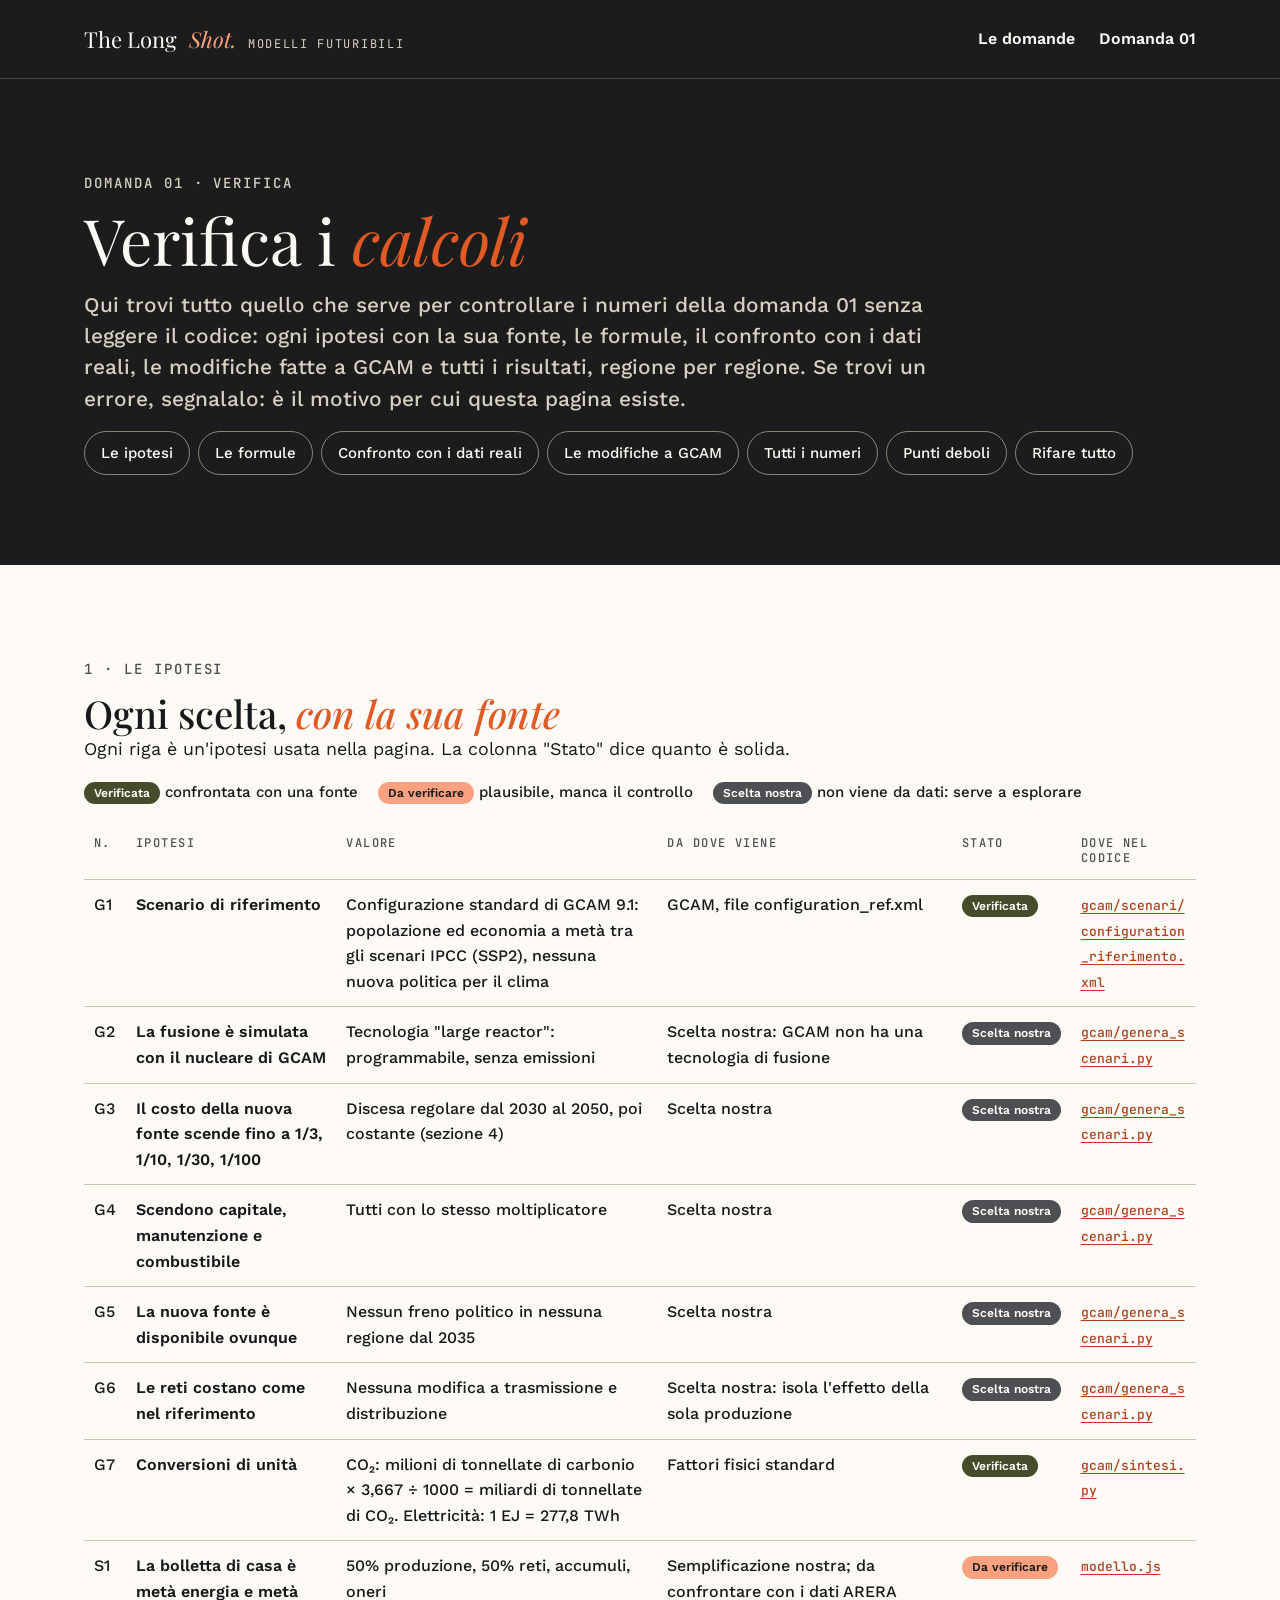
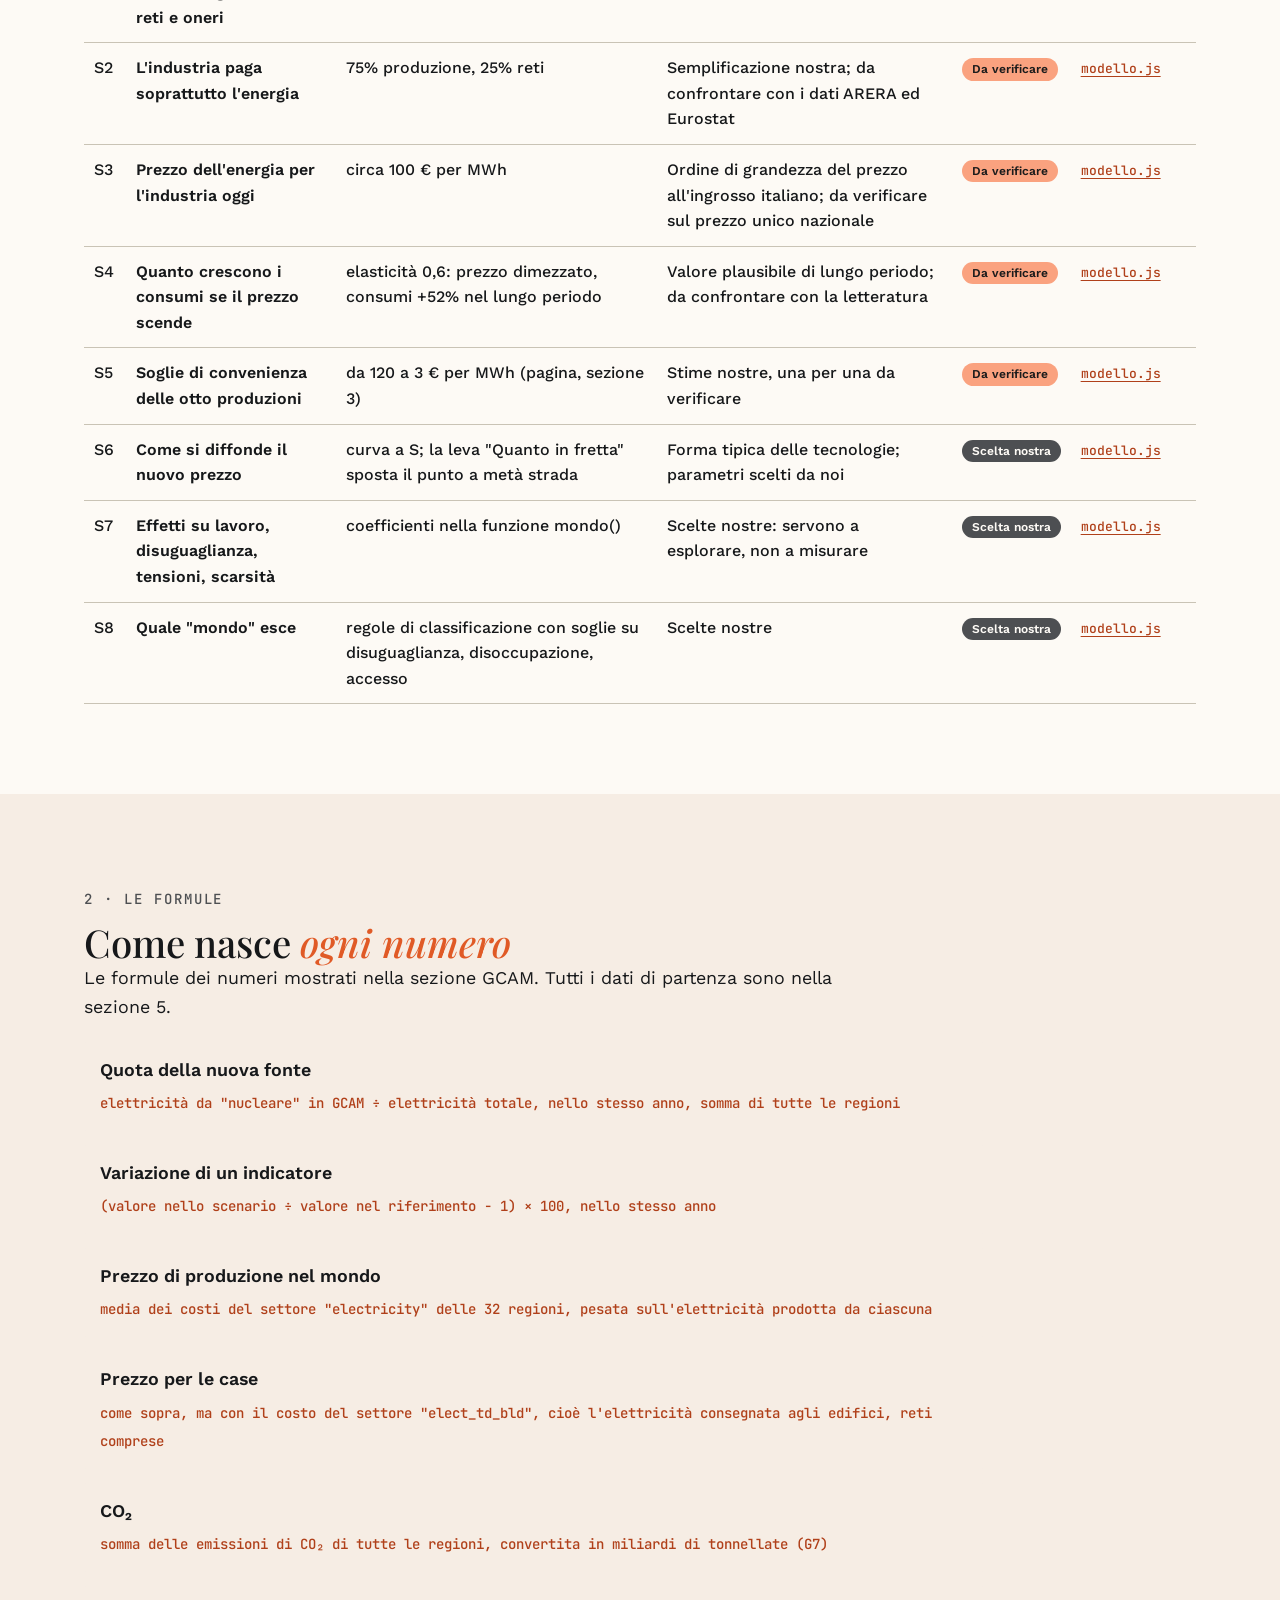
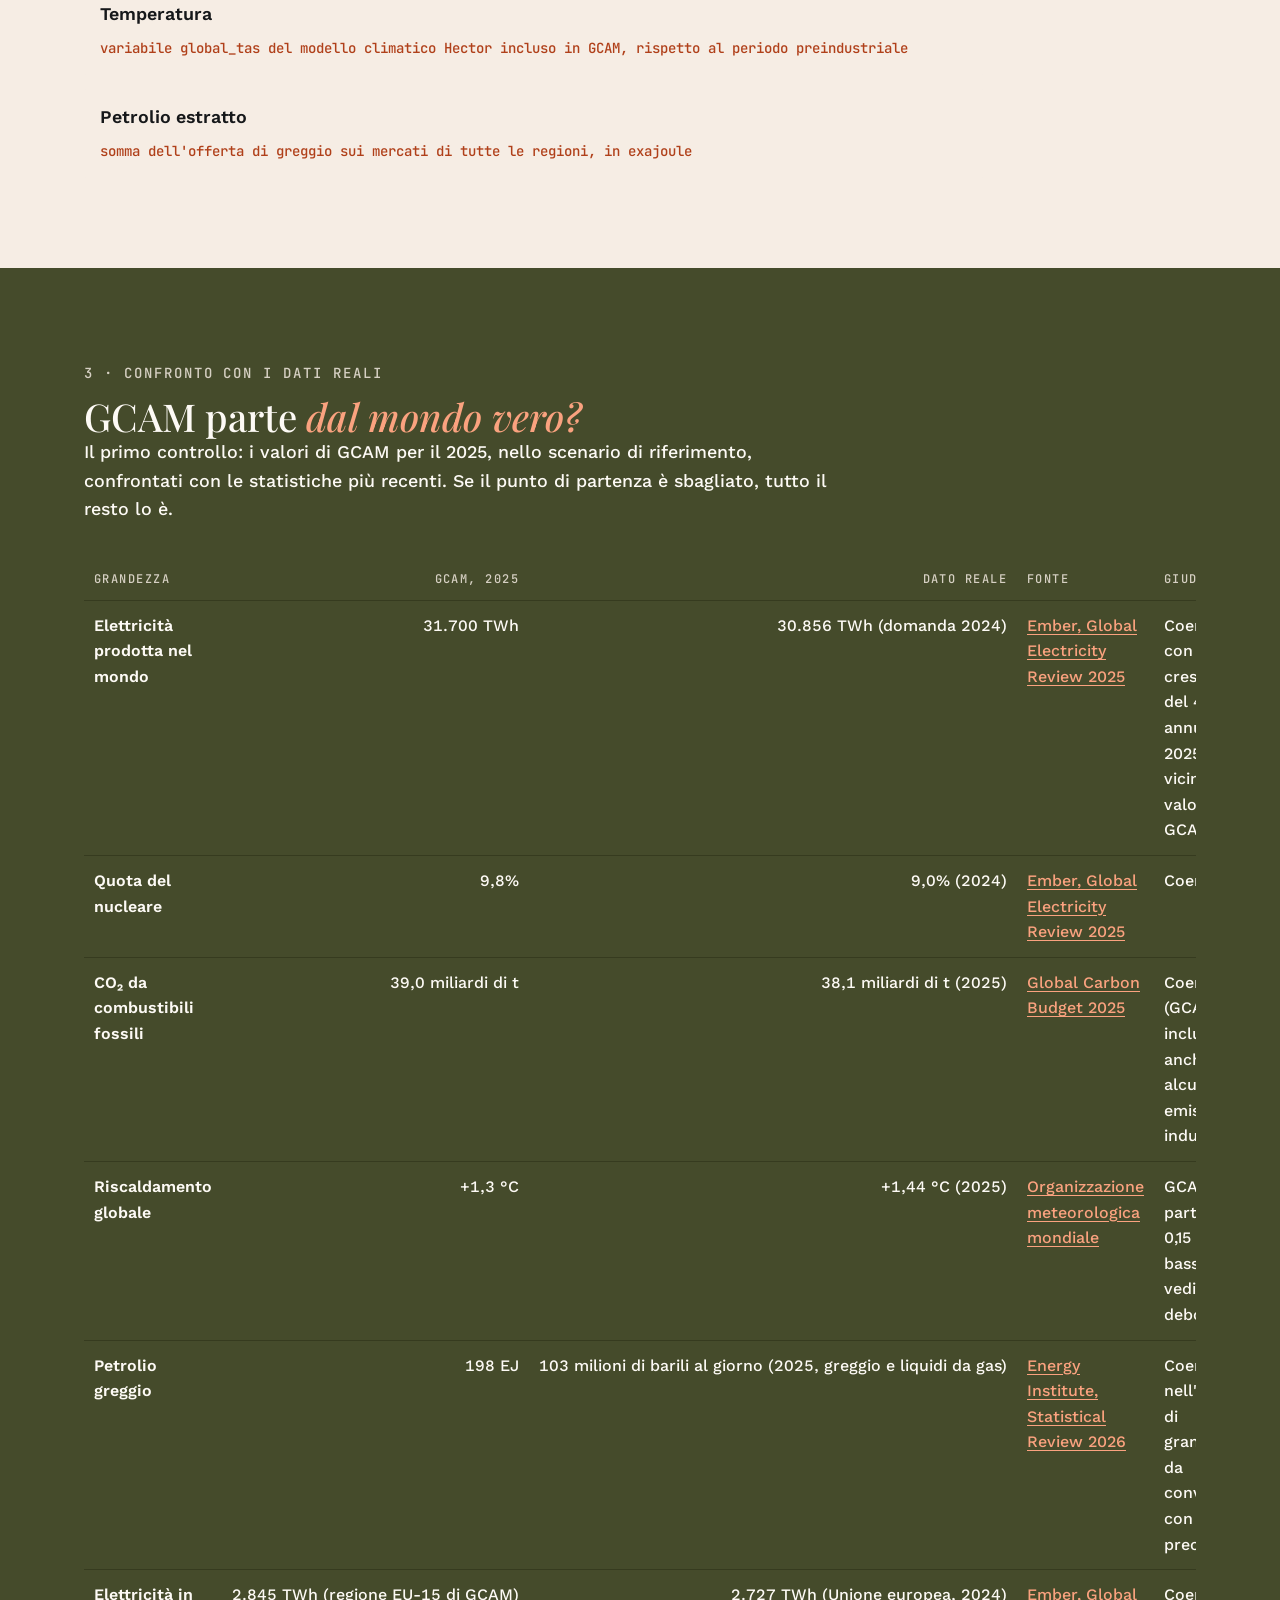
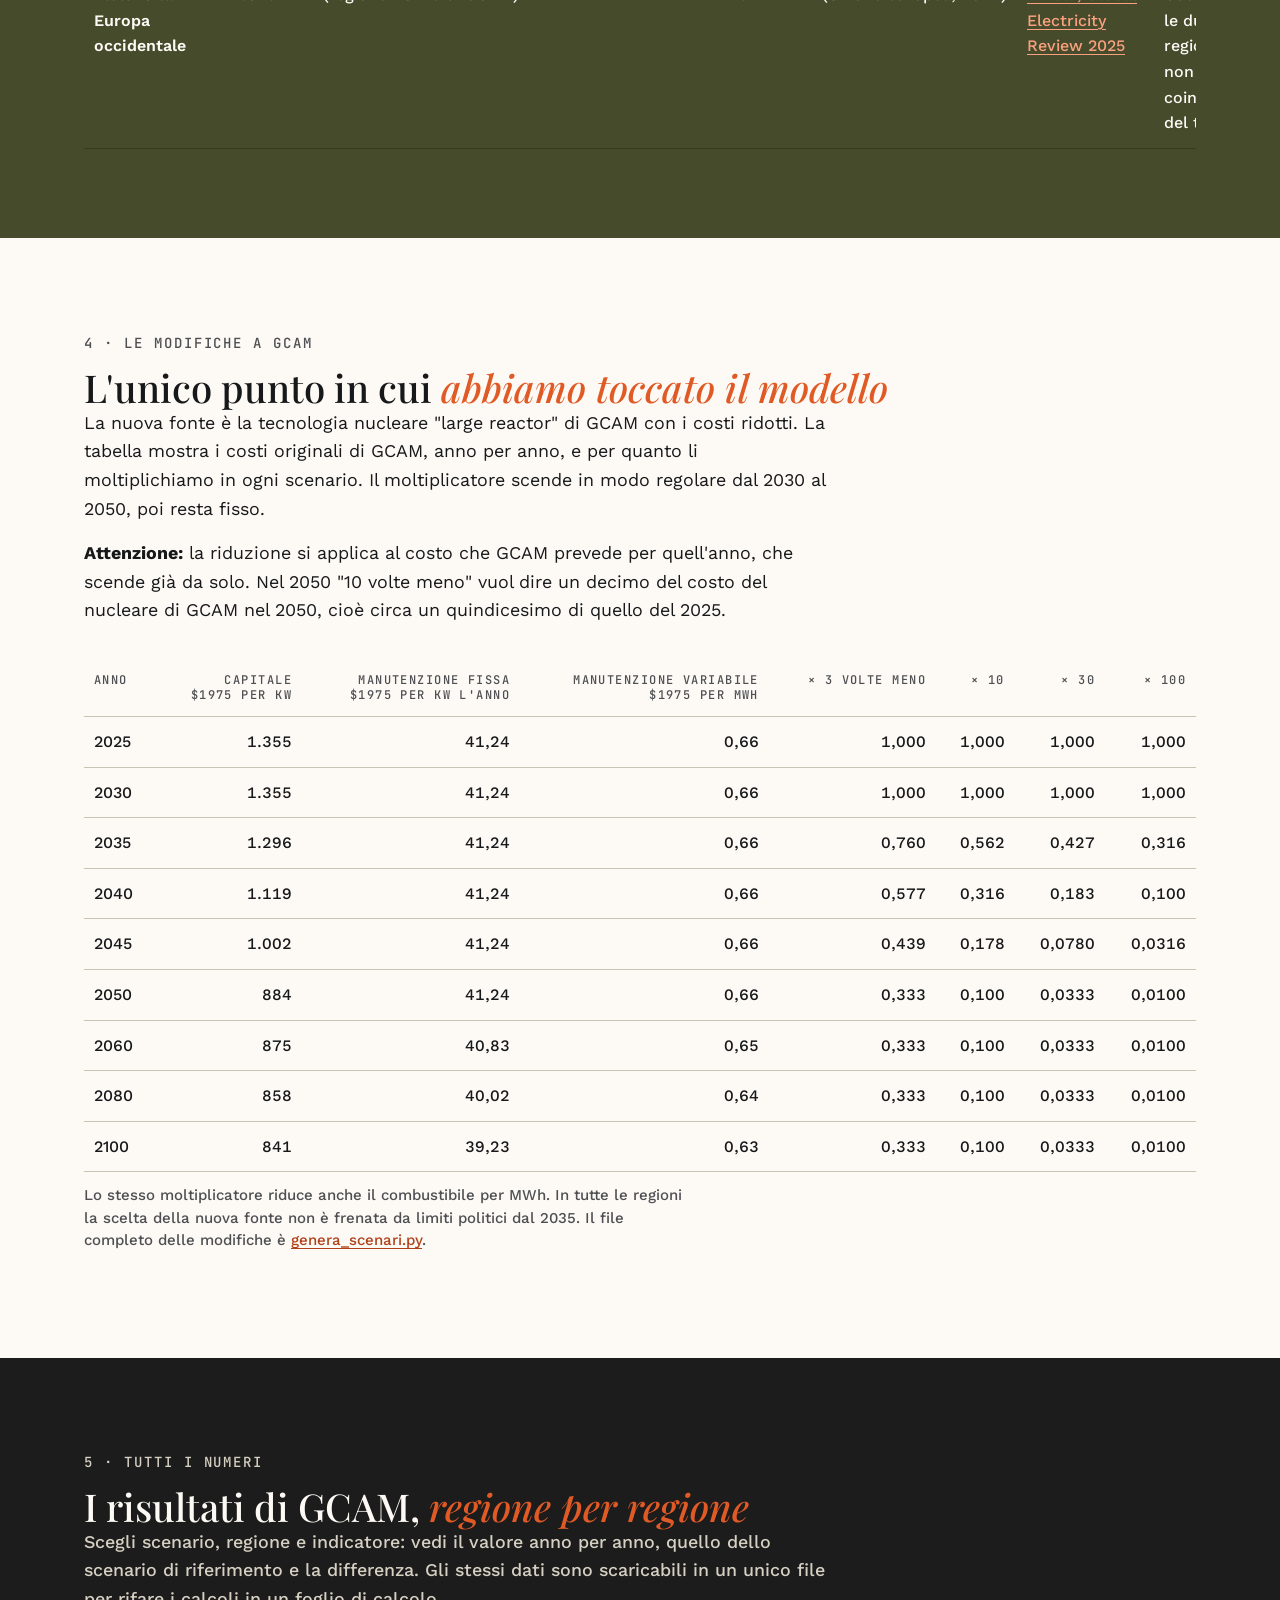
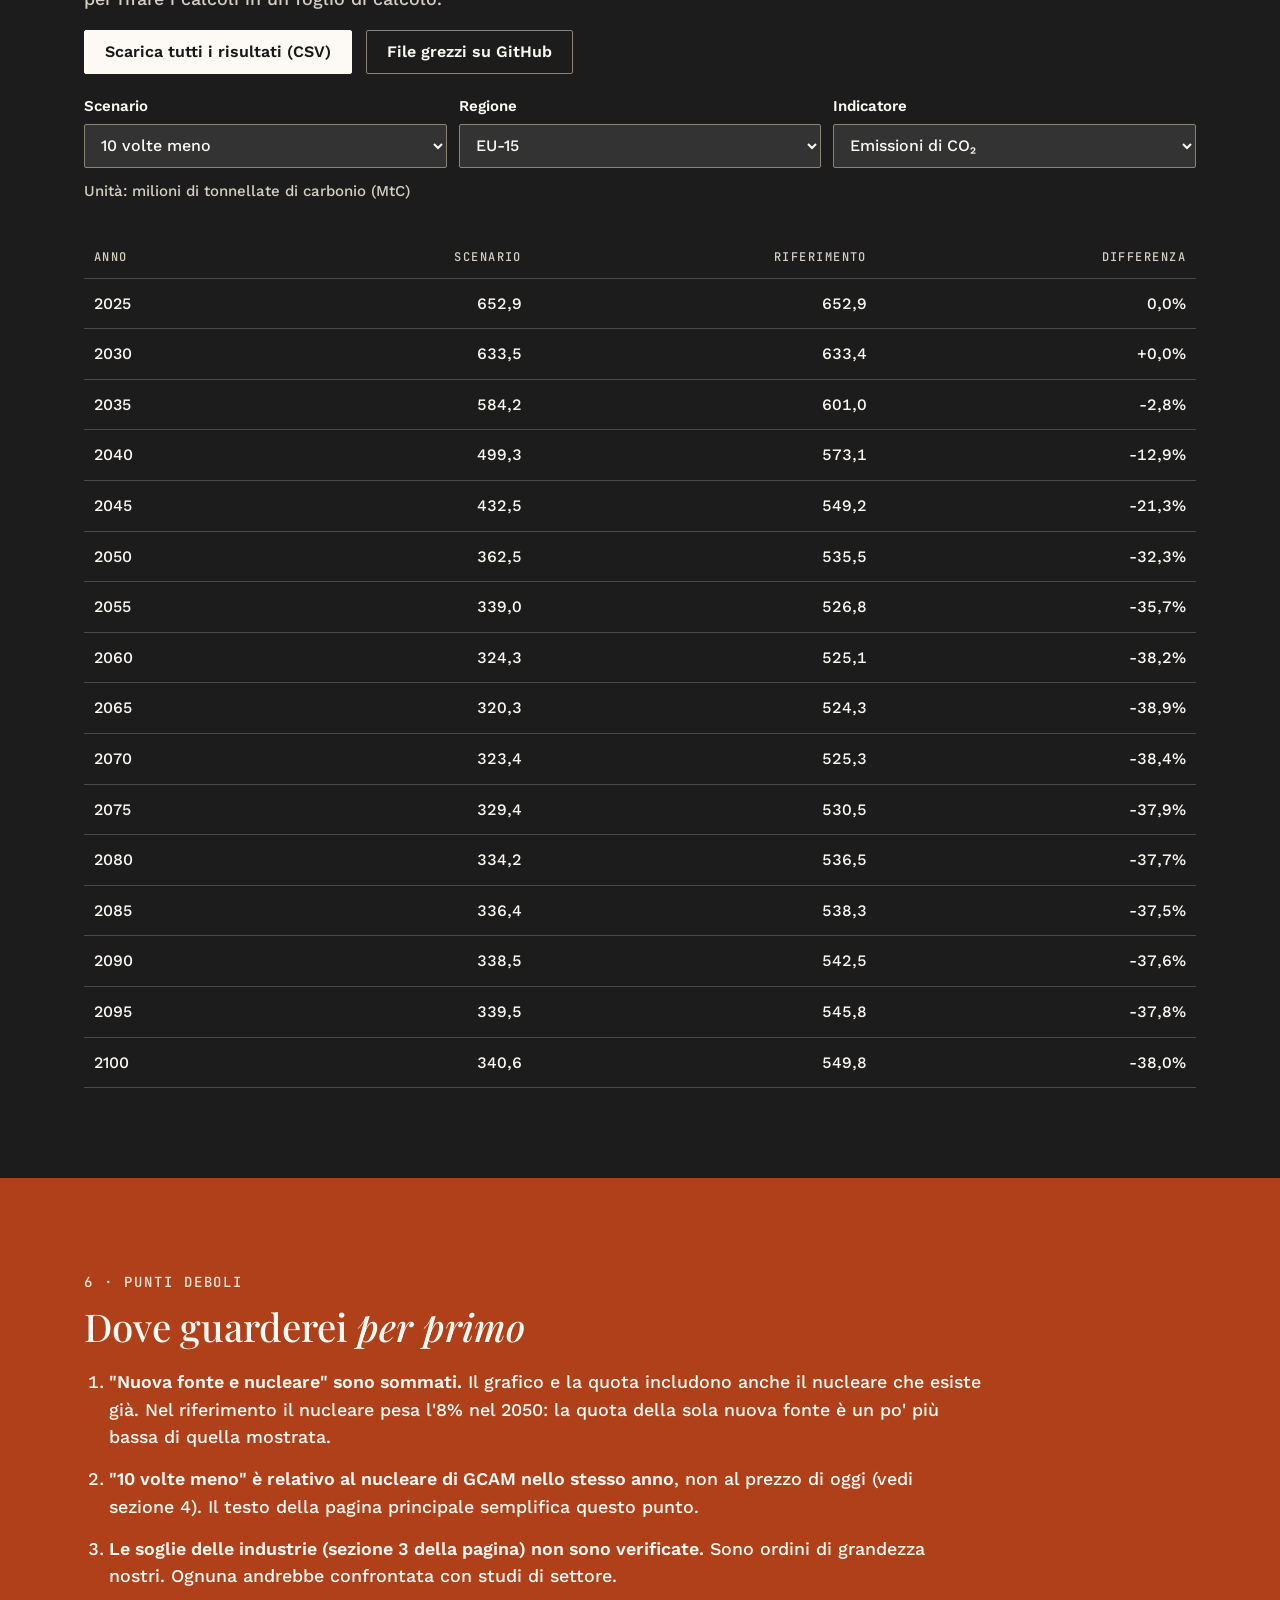
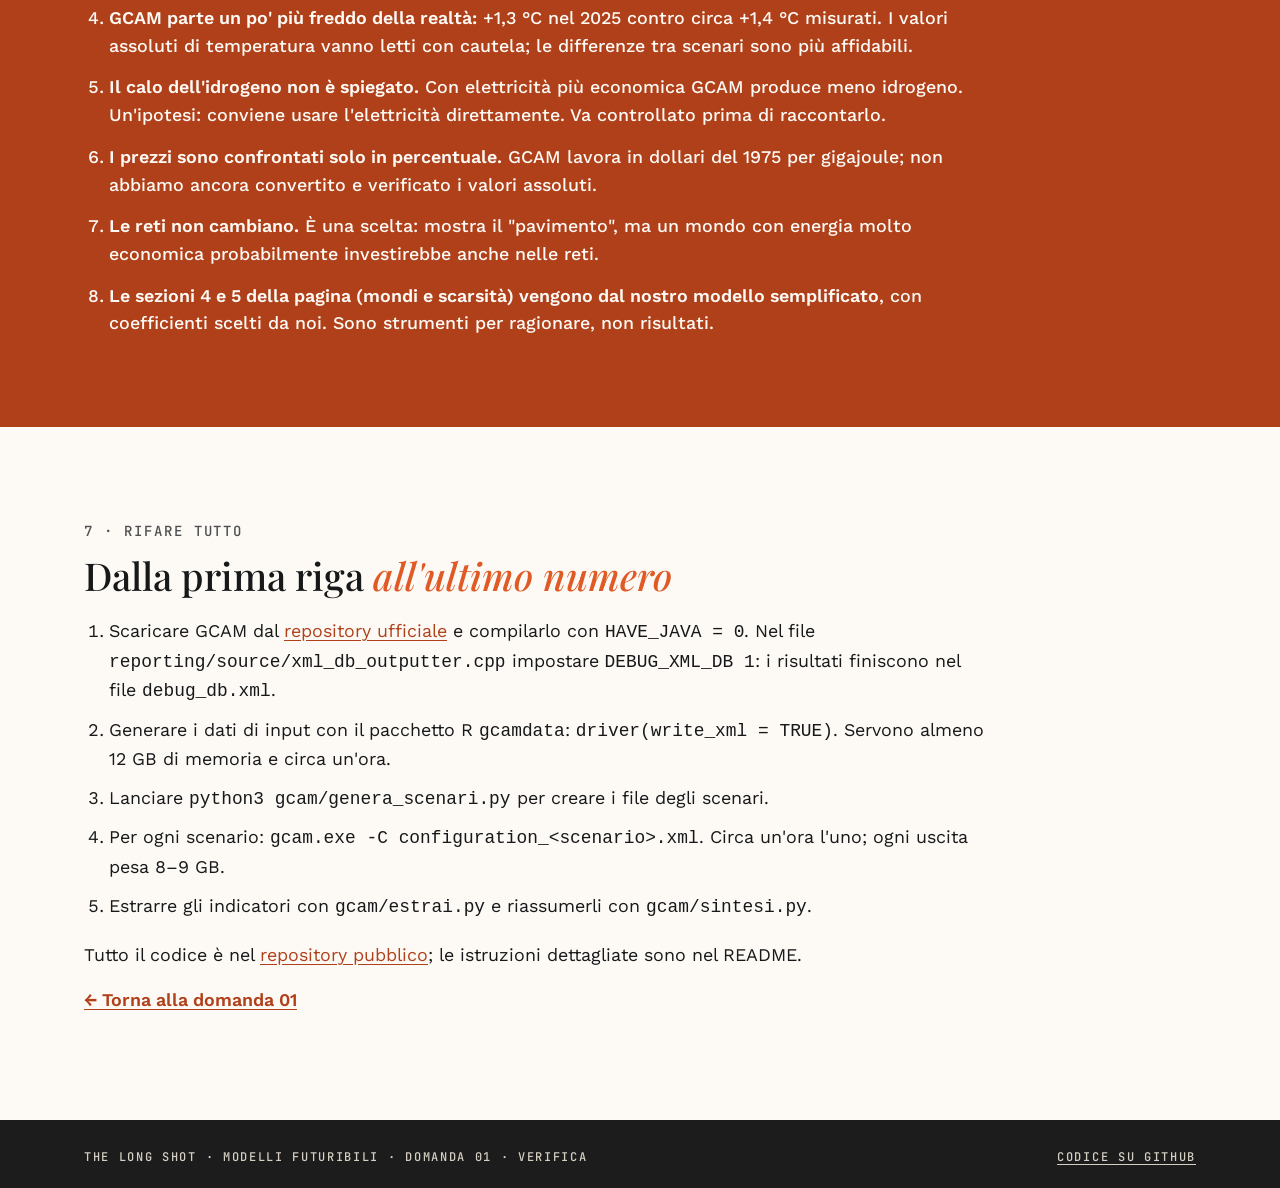
<file: energia/verifica.html>
<!DOCTYPE html>
<html lang="it">
<head>
<meta charset="utf-8">
<meta name="viewport" content="width=device-width, initial-scale=1">
<title>Verifica i calcoli · Domanda 01 · Modelli futuribili</title>
<meta name="description" content="Tutte le ipotesi, le formule, i controlli e i numeri della domanda 01 sull'energia, per verificarli a mano.">
<link rel="stylesheet" href="../assets/tokens.css">
<link rel="stylesheet" href="../assets/site.css">
<style>
.indice{display:flex;flex-wrap:wrap;gap:8px;margin-top:8px}
.indice a{display:inline-flex;align-items:center;min-height:44px;padding:0 16px;border:1px solid var(--color-bordo);border-radius:var(--radius-full);color:var(--color-testo);text-decoration:none;font-weight:500;font-size:15px}
table{width:100%;border-collapse:collapse;margin-top:20px;font-size:16px}
th,td{padding:12px 10px;border-bottom:1px solid var(--color-filetto);text-align:left;vertical-align:top;font-weight:500}
th{font:500 12px/1.3 var(--font-mono);letter-spacing:.12em;text-transform:uppercase;color:var(--color-testo-secondario)}
td.n,th.n{text-align:right;font-variant-numeric:tabular-nums;white-space:nowrap}
td code{font:500 13px var(--font-mono);overflow-wrap:anywhere}
.stato{display:inline-block;padding:4px 10px;border-radius:var(--radius-full);font:600 12px/1.2 var(--font-sans);white-space:nowrap}
.s-ok{background:var(--color-oliva);color:var(--color-carta)}
.s-dv{background:var(--color-terracotta-chiaro);color:var(--color-notte)}
.s-sc{background:var(--color-grafite);color:var(--color-carta)}
.legenda{display:flex;flex-wrap:wrap;gap:10px 20px;margin-top:12px;font-size:15px;font-weight:500}
.formule{display:grid;gap:14px;margin-top:20px;max-width:900px}
.formule div{background:var(--color-carta-profonda);border-radius:var(--radius-1);padding:14px 16px}
.formule b{display:block;font-weight:600;margin-bottom:4px}
.formule code{font:500 14px/1.5 var(--font-mono);color:var(--color-terracotta-scuro);overflow-wrap:anywhere}
.esplora{display:grid;grid-template-columns:repeat(auto-fit,minmax(min(100%,240px),1fr));gap:12px;margin-top:20px}
label.c{display:grid;gap:6px;font-weight:600;font-size:15px}
select{min-height:44px;font:500 16px var(--font-sans);padding:0 12px;border-radius:var(--radius-1);border:1px solid var(--color-bordo);background:var(--color-sfondo-rilievo);color:var(--color-testo)}
.scroll{overflow-x:auto}
ol.aperti{margin:20px 0 0;padding-left:1.4em;display:grid;gap:14px;max-width:900px}
ol.aperti li{font-weight:500;line-height:1.55}
ol.aperti b{font-weight:600}
code{overflow-wrap:anywhere}
.passi{margin:20px 0 0;padding-left:1.4em;display:grid;gap:10px;max-width:900px}
@media(max-width:700px){
 .stack thead{display:none}
 .stack tr{display:grid;padding:10px 0;border-bottom:1px solid var(--color-filetto)}
 .stack td{border:0;padding:3px 0;padding-left:7.5em;position:relative;text-align:left!important;white-space:normal!important}
 .stack td::before{content:attr(data-l);position:absolute;left:0;width:7em;font:500 11px/1.4 var(--font-mono);letter-spacing:.08em;text-transform:uppercase;color:var(--color-testo-secondario)}
 table{font-size:15px}
}
</style>
</head>
<body>
<header class="testata" data-theme="notte">
 <div class="wrap">
  <a class="marchio" href="../index.html">The Long <em>Shot.</em> <small>Modelli futuribili</small></a>
  <nav aria-label="Principale"><a href="../index.html">Le domande</a><a href="index.html">Domanda 01</a></nav>
 </div>
</header>

<main>
<section class="band" data-theme="notte">
 <div class="wrap">
  <span class="etichetta-grande">Domanda 01 · Verifica</span>
  <h1 class="domanda" style="margin-top:8px">Verifica i <em>calcoli</em></h1>
  <p class="testo-grande secondario" style="margin-top:16px">Qui trovi tutto quello che serve per controllare i numeri della domanda 01 senza leggere il codice: ogni ipotesi con la sua fonte, le formule, il confronto con i dati reali, le modifiche fatte a GCAM e tutti i risultati, regione per regione. Se trovi un errore, segnalalo: è il motivo per cui questa pagina esiste.</p>
  <nav class="indice" aria-label="Sezioni">
   <a href="#ipotesi">Le ipotesi</a><a href="#formule">Le formule</a><a href="#realta">Confronto con i dati reali</a><a href="#gcam">Le modifiche a GCAM</a><a href="#numeri">Tutti i numeri</a><a href="#aperti">Punti deboli</a><a href="#rifare">Rifare tutto</a>
  </nav>
 </div>
</section>

<section class="band" data-theme="carta" id="ipotesi">
 <div class="wrap">
  <span class="etichetta-grande">1 · Le ipotesi</span>
  <h2 class="titolo" style="margin-top:8px">Ogni scelta, <em>con la sua fonte</em></h2>
  <p>Ogni riga è un'ipotesi usata nella pagina. La colonna "Stato" dice quanto è solida.</p>
  <div class="legenda"><span><span class="stato s-ok">Verificata</span> confrontata con una fonte</span><span><span class="stato s-dv">Da verificare</span> plausibile, manca il controllo</span><span><span class="stato s-sc">Scelta nostra</span> non viene da dati: serve a esplorare</span></div>
  <div class="scroll"><table class="stack" id="tipotesi"><thead><tr><th>N.</th><th>Ipotesi</th><th>Valore</th><th>Da dove viene</th><th>Stato</th><th>Dove nel codice</th></tr></thead><tbody></tbody></table></div>
 </div>
</section>

<section class="band" data-theme="carta" id="formule" style="background:var(--color-carta-profonda)">
 <div class="wrap">
  <span class="etichetta-grande">2 · Le formule</span>
  <h2 class="titolo" style="margin-top:8px">Come nasce <em>ogni numero</em></h2>
  <p>Le formule dei numeri mostrati nella sezione GCAM. Tutti i dati di partenza sono nella sezione 5.</p>
  <div class="formule" id="lformule"></div>
 </div>
</section>

<section class="band" data-theme="oliva" id="realta">
 <div class="wrap">
  <span class="etichetta-grande">3 · Confronto con i dati reali</span>
  <h2 class="titolo" style="margin-top:8px">GCAM parte <em>dal mondo vero?</em></h2>
  <p>Il primo controllo: i valori di GCAM per il 2025, nello scenario di riferimento, confrontati con le statistiche più recenti. Se il punto di partenza è sbagliato, tutto il resto lo è.</p>
  <div class="scroll"><table class="stack" id="trealta"><thead><tr><th>Grandezza</th><th class="n">GCAM, 2025</th><th class="n">Dato reale</th><th>Fonte</th><th>Giudizio</th></tr></thead><tbody></tbody></table></div>
 </div>
</section>

<section class="band" data-theme="carta" id="gcam">
 <div class="wrap">
  <span class="etichetta-grande">4 · Le modifiche a GCAM</span>
  <h2 class="titolo" style="margin-top:8px">L'unico punto in cui <em>abbiamo toccato il modello</em></h2>
  <p>La nuova fonte è la tecnologia nucleare "large reactor" di GCAM con i costi ridotti. La tabella mostra i costi originali di GCAM, anno per anno, e per quanto li moltiplichiamo in ogni scenario. Il moltiplicatore scende in modo regolare dal 2030 al 2050, poi resta fisso.</p>
  <p><b>Attenzione:</b> la riduzione si applica al costo che GCAM prevede per quell'anno, che scende già da solo. Nel 2050 "10 volte meno" vuol dire un decimo del costo del nucleare di GCAM nel 2050, cioè circa un quindicesimo di quello del 2025.</p>
  <div class="scroll"><table class="stack" id="tgcam"><thead><tr><th>Anno</th><th class="n">Capitale<br>$1975 per kW</th><th class="n">Manutenzione fissa<br>$1975 per kW l'anno</th><th class="n">Manutenzione variabile<br>$1975 per MWh</th><th class="n">× 3 volte meno</th><th class="n">× 10</th><th class="n">× 30</th><th class="n">× 100</th></tr></thead><tbody></tbody></table></div>
  <p class="piccolo secondario" style="margin-top:12px">Lo stesso moltiplicatore riduce anche il combustibile per MWh. In tutte le regioni la scelta della nuova fonte non è frenata da limiti politici dal 2035. Il file completo delle modifiche è <a href="https://github.com/Ale2588/Modelli-futuribili-TLS/blob/main/energia/gcam/genera_scenari.py">genera_scenari.py</a>.</p>
 </div>
</section>

<section class="band" data-theme="notte" id="numeri">
 <div class="wrap">
  <span class="etichetta-grande">5 · Tutti i numeri</span>
  <h2 class="titolo" style="margin-top:8px">I risultati di GCAM, <em>regione per regione</em></h2>
  <p class="secondario">Scegli scenario, regione e indicatore: vedi il valore anno per anno, quello dello scenario di riferimento e la differenza. Gli stessi dati sono scaricabili in un unico file per rifare i calcoli in un foglio di calcolo.</p>
  <p><a class="btn primario" href="dati/risultati_gcam.csv" style="text-decoration:none">Scarica tutti i risultati (CSV)</a> <a class="btn" href="https://github.com/Ale2588/Modelli-futuribili-TLS/tree/main/energia/gcam/risultati" style="text-decoration:none;margin-left:8px">File grezzi su GitHub</a></p>
  <div class="esplora">
   <label class="c">Scenario<select id="ssc"></select></label>
   <label class="c">Regione<select id="sre"></select></label>
   <label class="c">Indicatore<select id="sin"></select></label>
  </div>
  <p class="piccolo secondario" id="sunita" style="margin-top:12px"></p>
  <div class="scroll"><table class="stack" id="tnum"><thead><tr><th>Anno</th><th class="n">Scenario</th><th class="n">Riferimento</th><th class="n">Differenza</th></tr></thead><tbody><tr><td colspan="4">Caricamento dei dati…</td></tr></tbody></table></div>
 </div>
</section>

<section class="band" data-theme="terracotta" id="aperti">
 <div class="wrap">
  <span class="etichetta-grande">6 · Punti deboli</span>
  <h2 class="titolo" style="margin-top:8px">Dove guarderei <em>per primo</em></h2>
  <ol class="aperti">
   <li><b>"Nuova fonte e nucleare" sono sommati.</b> Il grafico e la quota includono anche il nucleare che esiste già. Nel riferimento il nucleare pesa l'8% nel 2050: la quota della sola nuova fonte è un po' più bassa di quella mostrata.</li>
   <li><b>"10 volte meno" è relativo al nucleare di GCAM nello stesso anno</b>, non al prezzo di oggi (vedi sezione 4). Il testo della pagina principale semplifica questo punto.</li>
   <li><b>Le soglie delle industrie (sezione 3 della pagina) non sono verificate.</b> Sono ordini di grandezza nostri. Ognuna andrebbe confrontata con studi di settore.</li>
   <li><b>GCAM parte un po' più freddo della realtà:</b> +1,3 °C nel 2025 contro circa +1,4 °C misurati. I valori assoluti di temperatura vanno letti con cautela; le differenze tra scenari sono più affidabili.</li>
   <li><b>Il calo dell'idrogeno non è spiegato.</b> Con elettricità più economica GCAM produce meno idrogeno. Un'ipotesi: conviene usare l'elettricità direttamente. Va controllato prima di raccontarlo.</li>
   <li><b>I prezzi sono confrontati solo in percentuale.</b> GCAM lavora in dollari del 1975 per gigajoule; non abbiamo ancora convertito e verificato i valori assoluti.</li>
   <li><b>Le reti non cambiano.</b> È una scelta: mostra il "pavimento", ma un mondo con energia molto economica probabilmente investirebbe anche nelle reti.</li>
   <li><b>Le sezioni 4 e 5 della pagina (mondi e scarsità) vengono dal nostro modello semplificato</b>, con coefficienti scelti da noi. Sono strumenti per ragionare, non risultati.</li>
  </ol>
 </div>
</section>

<section class="band" data-theme="carta" id="rifare">
 <div class="wrap">
  <span class="etichetta-grande">7 · Rifare tutto</span>
  <h2 class="titolo" style="margin-top:8px">Dalla prima riga <em>all'ultimo numero</em></h2>
  <ol class="passi">
   <li>Scaricare GCAM dal <a href="https://github.com/JGCRI/gcam-core">repository ufficiale</a> e compilarlo con <code>HAVE_JAVA = 0</code>. Nel file <code>reporting/source/xml_db_outputter.cpp</code> impostare <code>DEBUG_XML_DB 1</code>: i risultati finiscono nel file <code>debug_db.xml</code>.</li>
   <li>Generare i dati di input con il pacchetto R <code>gcamdata</code>: <code>driver(write_xml = TRUE)</code>. Servono almeno 12 GB di memoria e circa un'ora.</li>
   <li>Lanciare <code>python3 gcam/genera_scenari.py</code> per creare i file degli scenari.</li>
   <li>Per ogni scenario: <code>gcam.exe -C configuration_&lt;scenario&gt;.xml</code>. Circa un'ora l'uno; ogni uscita pesa 8–9 GB.</li>
   <li>Estrarre gli indicatori con <code>gcam/estrai.py</code> e riassumerli con <code>gcam/sintesi.py</code>.</li>
  </ol>
  <p style="margin-top:20px">Tutto il codice è nel <a href="https://github.com/Ale2588/Modelli-futuribili-TLS">repository pubblico</a>; le istruzioni dettagliate sono nel README.</p>
  <p><a class="torna" href="index.html" style="font-weight:600">← Torna alla domanda 01</a></p>
 </div>
</section>
</main>

<footer class="piede" data-theme="notte">
 <div class="wrap">
  <span class="etichetta">The Long Shot · Modelli futuribili · Domanda 01 · Verifica</span>
  <a class="etichetta" href="https://github.com/Ale2588/Modelli-futuribili-TLS">Codice su GitHub</a>
 </div>
</footer>

<script>
{
const GH='https://github.com/Ale2588/Modelli-futuribili-TLS/blob/main/energia/';
const esc=s=>String(s).replace(/[&<>"']/g,c=>({'&':'&amp;','<':'&lt;','>':'&gt;','"':'&quot;',"'":'&#39;'}[c]));
const ST={ok:['Verificata','s-ok'],dv:['Da verificare','s-dv'],sc:['Scelta nostra','s-sc']};
const IP=[
 ['G1','Scenario di riferimento','Configurazione standard di GCAM 9.1: popolazione ed economia a metà tra gli scenari IPCC (SSP2), nessuna nuova politica per il clima','GCAM, file configuration_ref.xml','ok','gcam/scenari/configuration_riferimento.xml'],
 ['G2','La fusione è simulata con il nucleare di GCAM','Tecnologia "large reactor": programmabile, senza emissioni','Scelta nostra: GCAM non ha una tecnologia di fusione','sc','gcam/genera_scenari.py'],
 ['G3','Il costo della nuova fonte scende fino a 1/3, 1/10, 1/30, 1/100','Discesa regolare dal 2030 al 2050, poi costante (sezione 4)','Scelta nostra','sc','gcam/genera_scenari.py'],
 ['G4','Scendono capitale, manutenzione e combustibile','Tutti con lo stesso moltiplicatore','Scelta nostra','sc','gcam/genera_scenari.py'],
 ['G5','La nuova fonte è disponibile ovunque','Nessun freno politico in nessuna regione dal 2035','Scelta nostra','sc','gcam/genera_scenari.py'],
 ['G6','Le reti costano come nel riferimento','Nessuna modifica a trasmissione e distribuzione','Scelta nostra: isola l\'effetto della sola produzione','sc','gcam/genera_scenari.py'],
 ['G7','Conversioni di unità','CO₂: milioni di tonnellate di carbonio × 3,667 ÷ 1000 = miliardi di tonnellate di CO₂. Elettricità: 1 EJ = 277,8 TWh','Fattori fisici standard','ok','gcam/sintesi.py'],
 ['S1','La bolletta di casa è metà energia e metà reti e oneri','50% produzione, 50% reti, accumuli, oneri','Semplificazione nostra; da confrontare con i dati ARERA','dv','modello.js'],
 ['S2','L\'industria paga soprattutto l\'energia','75% produzione, 25% reti','Semplificazione nostra; da confrontare con i dati ARERA ed Eurostat','dv','modello.js'],
 ['S3','Prezzo dell\'energia per l\'industria oggi','circa 100 € per MWh','Ordine di grandezza del prezzo all\'ingrosso italiano; da verificare sul prezzo unico nazionale','dv','modello.js'],
 ['S4','Quanto crescono i consumi se il prezzo scende','elasticità 0,6: prezzo dimezzato, consumi +52% nel lungo periodo','Valore plausibile di lungo periodo; da confrontare con la letteratura','dv','modello.js'],
 ['S5','Soglie di convenienza delle otto produzioni','da 120 a 3 € per MWh (pagina, sezione 3)','Stime nostre, una per una da verificare','dv','modello.js'],
 ['S6','Come si diffonde il nuovo prezzo','curva a S; la leva "Quanto in fretta" sposta il punto a metà strada','Forma tipica delle tecnologie; parametri scelti da noi','sc','modello.js'],
 ['S7','Effetti su lavoro, disuguaglianza, tensioni, scarsità','coefficienti nella funzione mondo()','Scelte nostre: servono a esplorare, non a misurare','sc','modello.js'],
 ['S8','Quale "mondo" esce','regole di classificazione con soglie su disuguaglianza, disoccupazione, accesso','Scelte nostre','sc','modello.js']];
document.querySelector('#tipotesi tbody').innerHTML=IP.map(([id,ip,val,fonte,st,file])=>`<tr><td data-l="N.">${id}</td><td data-l="Ipotesi"><b style="font-weight:600">${esc(ip)}</b></td><td data-l="Valore">${esc(val)}</td><td data-l="Fonte">${esc(fonte)}</td><td data-l="Stato"><span class="stato ${ST[st][1]}">${ST[st][0]}</span></td><td data-l="Codice"><a href="${GH+file}"><code>${esc(file)}</code></a></td></tr>`).join('');

const FO=[
 ['Quota della nuova fonte','elettricità da "nucleare" in GCAM ÷ elettricità totale, nello stesso anno, somma di tutte le regioni'],
 ['Variazione di un indicatore','(valore nello scenario ÷ valore nel riferimento − 1) × 100, nello stesso anno'],
 ['Prezzo di produzione nel mondo','media dei costi del settore "electricity" delle 32 regioni, pesata sull\'elettricità prodotta da ciascuna'],
 ['Prezzo per le case','come sopra, ma con il costo del settore "elect_td_bld", cioè l\'elettricità consegnata agli edifici, reti comprese'],
 ['CO₂','somma delle emissioni di CO₂ di tutte le regioni, convertita in miliardi di tonnellate (G7)'],
 ['Temperatura','variabile global_tas del modello climatico Hector incluso in GCAM, rispetto al periodo preindustriale'],
 ['Petrolio estratto','somma dell\'offerta di greggio sui mercati di tutte le regioni, in exajoule']];
document.getElementById('lformule').innerHTML=FO.map(([a,b])=>`<div><b>${esc(a)}</b><code>${esc(b)}</code></div>`).join('');

const RE=[
 ['Elettricità prodotta nel mondo','31.700 TWh','30.856 TWh (domanda 2024)','Ember, Global Electricity Review 2025','https://ember-energy.org/latest-insights/global-electricity-review-2025/global-electricity-trends/','Coerente: con la crescita del 4% annuo il 2025 è vicino al valore di GCAM'],
 ['Quota del nucleare','9,8%','9,0% (2024)','Ember, Global Electricity Review 2025','https://ember-energy.org/chapter/2024-in-review/','Coerente'],
 ['CO₂ da combustibili fossili','39,0 miliardi di t','38,1 miliardi di t (2025)','Global Carbon Budget 2025','https://globalcarbonbudget.org/?p=2286','Coerente (GCAM include anche alcune emissioni industriali)'],
 ['Riscaldamento globale','+1,3 °C','+1,44 °C (2025)','Organizzazione meteorologica mondiale','https://wmo.int/node/38190','GCAM parte circa 0,15 °C più basso: vedi punti deboli'],
 ['Petrolio greggio','198 EJ','103 milioni di barili al giorno (2025, greggio e liquidi da gas)','Energy Institute, Statistical Review 2026','https://dieselnet.com/news/2026/07energyreview.php','Coerente nell\'ordine di grandezza; da convertire con più precisione'],
 ['Elettricità in Europa occidentale','2.845 TWh (regione EU-15 di GCAM)','2.727 TWh (Unione europea, 2024)','Ember, Global Electricity Review 2025','https://ember-energy.org/latest-insights/global-electricity-review-2025/global-electricity-trends/','Coerente; le due regioni non coincidono del tutto']];
document.querySelector('#trealta tbody').innerHTML=RE.map(([g,a,b,f,u,j])=>`<tr><td data-l="Grandezza"><b style="font-weight:600">${esc(g)}</b></td><td class="n" data-l="GCAM 2025">${esc(a)}</td><td class="n" data-l="Dato reale">${esc(b)}</td><td data-l="Fonte"><a href="${u}">${esc(f)}</a></td><td data-l="Giudizio">${esc(j)}</td></tr>`).join('');

const MO=[{"anno":2025,"capitale":1355.0,"fisso":41.24,"variabile":0.66,"molt":{"3":1.0,"10":1.0,"30":1.0,"100":1.0}},{"anno":2030,"capitale":1355.0,"fisso":41.24,"variabile":0.66,"molt":{"3":1.0,"10":1.0,"30":1.0,"100":1.0}},{"anno":2035,"capitale":1296.0,"fisso":41.24,"variabile":0.66,"molt":{"3":0.7598,"10":0.5623,"30":0.4273,"100":0.3162}},{"anno":2040,"capitale":1119.0,"fisso":41.24,"variabile":0.66,"molt":{"3":0.5774,"10":0.3162,"30":0.1826,"100":0.1}},{"anno":2045,"capitale":1002.0,"fisso":41.24,"variabile":0.66,"molt":{"3":0.4387,"10":0.1778,"30":0.078,"100":0.0316}},{"anno":2050,"capitale":884.0,"fisso":41.24,"variabile":0.66,"molt":{"3":0.3333,"10":0.1,"30":0.0333,"100":0.01}},{"anno":2060,"capitale":875.0,"fisso":40.83,"variabile":0.65,"molt":{"3":0.3333,"10":0.1,"30":0.0333,"100":0.01}},{"anno":2080,"capitale":858.0,"fisso":40.02,"variabile":0.64,"molt":{"3":0.3333,"10":0.1,"30":0.0333,"100":0.01}},{"anno":2100,"capitale":841.0,"fisso":39.23,"variabile":0.63,"molt":{"3":0.3333,"10":0.1,"30":0.0333,"100":0.01}}];
const fm=(v,d)=>v.toLocaleString('it-IT',{minimumFractionDigits:d,maximumFractionDigits:d});
document.querySelector('#tgcam tbody').innerHTML=MO.map(r=>`<tr><td data-l="Anno">${r.anno}</td><td class="n" data-l="Capitale">${fm(r.capitale,0)}</td><td class="n" data-l="Manut. fissa">${fm(r.fisso,2)}</td><td class="n" data-l="Manut. variab.">${fm(r.variabile,2)}</td>${['3','10','30','100'].map(f=>`<td class="n" data-l="× ${f} meno">${fm(r.molt[f],r.molt[f]<0.1?4:3)}</td>`).join('')}</tr>`).join('');

// Esploratore dei risultati
const SC=['riferimento','3 volte meno','10 volte meno','30 volte meno','100 volte meno'];
let DATI=null;
const nomeInd=s=>s.replace(/^elettricita_prodotta_/,'Elettricità prodotta: ').replace(/^costo_/,'Costo del settore: ').replace(/^produzione_/,'Produzione: ').replace(/^petrolio_greggio_offerta$/,'Petrolio greggio estratto').replace(/^petrolio_greggio_prezzo$/,'Prezzo del petrolio greggio').replace(/^temperatura_globale$/,'Temperatura globale').replace(/^co2$/,'Emissioni di CO₂');
const tb=document.querySelector('#tnum tbody'),sS=document.getElementById('ssc'),sR=document.getElementById('sre'),sI=document.getElementById('sin');
function opt(sel,vals,lab){const cur=sel.value;sel.innerHTML=vals.map(v=>`<option value="${esc(v)}">${esc(lab?lab(v):v)}</option>`).join('');if(vals.includes(cur))sel.value=cur}
function aggiorna(){
 if(!DATI)return;
 const reg=sR.value;opt(sI,[...new Set(DATI.filter(r=>r[1]===reg).map(r=>r[2]))].sort(),nomeInd);
 const ind=sI.value,sc=sS.value;
 const pick=s=>DATI.filter(r=>r[0]===s&&r[1]===reg&&r[2]===ind);
 const a=pick(sc),b=pick('riferimento');
 document.getElementById('sunita').textContent=a.length?'Unità: '+a[0][3]:'';
 tb.innerHTML=a.map(r=>{const rf=b.find(x=>x[4]===r[4]);const v=+r[5],w=rf?+rf[5]:NaN;const d=w?((v/w-1)*100):NaN;
  return `<tr><td data-l="Anno">${r[4]}</td><td class="n" data-l="Scenario">${fm(v,v<10?3:1)}</td><td class="n" data-l="Riferimento">${isNaN(w)?'–':fm(w,w<10?3:1)}</td><td class="n" data-l="Differenza">${isNaN(d)||sc==='riferimento'?'–':(d>0?'+':'')+fm(d,1)+'%'}</td></tr>`}).join('')||'<tr><td colspan="4">Nessun dato per questa combinazione.</td></tr>';
}
fetch('dati/risultati_gcam.csv').then(r=>{if(!r.ok)throw new Error(r.status);return r.text()}).then(t=>{
 DATI=t.trim().split('\n').slice(1).map(l=>l.split(','));
 opt(sS,SC);sS.value='10 volte meno';
 const regs=[...new Set(DATI.map(r=>r[1]))].sort((x,y)=>x==='Mondo'?-1:y==='Mondo'?1:x.localeCompare(y));opt(sR,regs);sR.value='EU-15';
 aggiorna();
}).catch(()=>{tb.innerHTML='<tr><td colspan="4">I dati non si caricano da qui. Scarica il file CSV con il pulsante qui sopra.</td></tr>'});
[sS,sR,sI].forEach(s=>s.addEventListener('change',aggiorna));
}
</script>
</body>
</html>
</file>
<file: assets/tokens.css>
/* File generato da design/tokens.json con `npm run tokens`. Non modificare a mano. */
:root {
  --color-carta: #fdfaf5;
  --color-carta-profonda: #f6ede4;
  --color-inchiostro: #16181a;
  --color-grafite: #4d4f52;
  --color-notte: #1c1c1c;
  --color-notte-rilievo: #333333;
  --color-fumo: #4a4a4a;
  --color-terracotta: #e05a26;
  --color-terracotta-scuro: #b0401a;
  --color-terracotta-bruciata: #973312;
  --color-terracotta-chiaro: #faa27f;
  --color-oliva: #454b2b;
  --color-oliva-rilievo: #363b1f;
  --color-salvia: #c9c3b5;
  --color-salvia-scuro: #8a8475;
  --color-sabbia: #d6d0c3;
  --color-lino: #fae6db;
  --color-sfondo: var(--color-carta);
  --color-sfondo-rilievo: var(--color-carta-profonda);
  --color-testo: var(--color-inchiostro);
  --color-testo-secondario: var(--color-grafite);
  --color-accento: var(--color-terracotta);
  --color-accento-testo: var(--color-terracotta-scuro);
  --color-filetto: var(--color-salvia);
  --color-bordo: var(--color-salvia-scuro);
  --color-azione: var(--color-terracotta-scuro);
  --color-testo-azione: var(--color-carta);
  --color-focus: var(--color-terracotta-scuro);
  --font-display: "Playfair Display", Georgia, "Times New Roman", serif;
  --font-sans: "Work Sans", "Helvetica Neue", Arial, sans-serif;
  --font-mono: "JetBrains Mono", "Courier New", monospace;
  --text-display-family: var(--font-display);
  --text-display-size: 48px;
  --text-display-line: 1;
  --text-display-weight: 400;
  --text-display-tracking: -0.01em;
  --text-titolo-evento-family: var(--font-display);
  --text-titolo-evento-size: 36px;
  --text-titolo-evento-line: 1.08;
  --text-titolo-evento-weight: 400;
  --text-titolo-family: var(--font-display);
  --text-titolo-size: 28px;
  --text-titolo-line: 1.15;
  --text-titolo-weight: 500;
  --text-titolo-piccolo-family: var(--font-display);
  --text-titolo-piccolo-size: 24px;
  --text-titolo-piccolo-line: 1.2;
  --text-titolo-piccolo-weight: 500;
  --text-accento-family: var(--font-display);
  --text-accento-size: 36px;
  --text-accento-line: 1.08;
  --text-accento-weight: 400;
  --text-numero-family: var(--font-sans);
  --text-numero-size: 56px;
  --text-numero-line: 1;
  --text-numero-weight: 600;
  --text-numero-tracking: -0.02em;
  --text-nome-family: var(--font-sans);
  --text-nome-size: 20px;
  --text-nome-line: 1.3;
  --text-nome-weight: 600;
  --text-testo-grande-family: var(--font-sans);
  --text-testo-grande-size: 19px;
  --text-testo-grande-line: 1.5;
  --text-testo-grande-weight: 400;
  --text-testo-family: var(--font-sans);
  --text-testo-size: 17px;
  --text-testo-line: 1.6;
  --text-testo-weight: 400;
  --text-testo-piccolo-family: var(--font-sans);
  --text-testo-piccolo-size: 15px;
  --text-testo-piccolo-line: 1.5;
  --text-testo-piccolo-weight: 500;
  --text-pulsante-family: var(--font-sans);
  --text-pulsante-size: 16px;
  --text-pulsante-line: 1;
  --text-pulsante-weight: 600;
  --text-etichetta-family: var(--font-mono);
  --text-etichetta-size: 12px;
  --text-etichetta-line: 1.4;
  --text-etichetta-weight: 500;
  --text-etichetta-tracking: 0.14em;
  --text-etichetta-grande-family: var(--font-mono);
  --text-etichetta-grande-size: 14px;
  --text-etichetta-grande-line: 1.4;
  --text-etichetta-grande-weight: 500;
  --text-etichetta-grande-tracking: 0.14em;
  --space-0: 4px;
  --space-1: 8px;
  --space-2: 16px;
  --space-3: 24px;
  --space-4: 48px;
  --space-5: 96px;
  --margine-schermo: clamp(20px, 5vw, 64px);
  --radius-0: 0;
  --radius-1: 2px;
  --radius-full: 9999px;
  --fs-display: clamp(48px, 5vw + 28px, 104px);
  --fs-titolo-evento: clamp(36px, 3vw + 26px, 64px);
  --fs-titolo: clamp(28px, 1.2vw + 23px, 40px);
  --fs-numero: clamp(56px, 0.8vw + 53px, 64px);
  --fs-nome: clamp(20px, 0.4vw + 18.5px, 24px);
  --fs-testo-grande: clamp(19px, 0.2vw + 18.3px, 21px);
  --fs-testo: clamp(17px, 0.1vw + 16.6px, 18px);
  --tocco-min: 44px;
  --riga-max: 68ch;
  --focus-spessore: 2px;
}
[data-theme="carta"] {
  --color-sfondo: var(--color-carta);
  --color-sfondo-rilievo: var(--color-carta-profonda);
  --color-testo: var(--color-inchiostro);
  --color-testo-secondario: var(--color-grafite);
  --color-accento: var(--color-terracotta);
  --color-accento-testo: var(--color-terracotta-scuro);
  --color-filetto: var(--color-salvia);
  --color-bordo: var(--color-salvia-scuro);
  --color-azione: var(--color-terracotta-scuro);
  --color-testo-azione: var(--color-carta);
  --color-focus: var(--color-terracotta-scuro);
}
[data-theme="notte"] {
  --color-sfondo: var(--color-notte);
  --color-sfondo-rilievo: var(--color-notte-rilievo);
  --color-testo: var(--color-carta);
  --color-testo-secondario: var(--color-sabbia);
  --color-accento: var(--color-terracotta);
  --color-accento-testo: var(--color-terracotta-chiaro);
  --color-filetto: var(--color-fumo);
  --color-bordo: var(--color-salvia-scuro);
  --color-azione: var(--color-carta);
  --color-testo-azione: var(--color-inchiostro);
  --color-focus: var(--color-terracotta-chiaro);
}
[data-theme="oliva"] {
  --color-sfondo: var(--color-oliva);
  --color-sfondo-rilievo: var(--color-oliva-rilievo);
  --color-testo: var(--color-carta);
  --color-testo-secondario: var(--color-sabbia);
  --color-accento: var(--color-terracotta-chiaro);
  --color-accento-testo: var(--color-terracotta-chiaro);
  --color-filetto: var(--color-oliva-rilievo);
  --color-bordo: var(--color-sabbia);
  --color-azione: var(--color-carta);
  --color-testo-azione: var(--color-inchiostro);
  --color-focus: var(--color-terracotta-chiaro);
}
[data-theme="terracotta"] {
  --color-sfondo: var(--color-terracotta-scuro);
  --color-sfondo-rilievo: var(--color-terracotta-bruciata);
  --color-testo: var(--color-carta);
  --color-testo-secondario: var(--color-lino);
  --color-accento: var(--color-carta);
  --color-accento-testo: var(--color-carta);
  --color-filetto: var(--color-terracotta-bruciata);
  --color-bordo: var(--color-lino);
  --color-azione: var(--color-carta);
  --color-testo-azione: var(--color-terracotta-scuro);
  --color-focus: var(--color-carta);
}
</file>
<file: assets/site.css>
/* Modelli futuribili · The Long Shot
   Stili del sito, costruiti sui token di design/tokens.json (copiati in tokens.css).
   Registro "sito": acceso, campiture piene di terracotta, oliva e notte. */
@import url("https://fonts.googleapis.com/css2?family=Playfair+Display:ital,wght@0,400;0,500;1,400;1,500&family=Work+Sans:wght@400;500;600&family=JetBrains+Mono:wght@500;600&display=swap");

*{box-sizing:border-box;min-width:0}
html{scroll-padding-top:24px}
body{margin:0;background:var(--color-carta);color:var(--color-inchiostro);font-family:var(--font-sans);font-size:var(--fs-testo);line-height:1.6;overflow-x:clip}
section,header,footer{background:var(--color-sfondo);color:var(--color-testo)}
.wrap{max-width:1240px;margin:0 auto;padding-inline:var(--margine-schermo)}
.band{padding-block:clamp(48px,7vw,96px);position:relative;overflow:hidden}
p{margin:0 0 16px;max-width:var(--riga-max)}
a{color:var(--color-accento-testo);text-underline-offset:3px}
:focus-visible{outline:var(--focus-spessore) solid var(--color-focus);outline-offset:2px}

h1,h2,h3{font-family:var(--font-display);font-weight:400;margin:0;text-wrap:balance}
h1 em,h2 em,h3 em{color:var(--color-accento);font-style:italic}
.display{font-size:var(--fs-display);line-height:1;letter-spacing:-.01em}
.domanda{font-size:var(--fs-titolo-evento);line-height:1.08}
.titolo{font-size:var(--fs-titolo);line-height:1.15;font-weight:500}
.titolo-piccolo{font-size:24px;line-height:1.2;font-weight:500}
.etichetta{font-family:var(--font-mono);font-size:12px;font-weight:500;letter-spacing:.14em;text-transform:uppercase;color:var(--color-testo-secondario)}
.etichetta-grande{font-family:var(--font-mono);font-size:14px;font-weight:500;letter-spacing:.14em;text-transform:uppercase;color:var(--color-testo-secondario)}
.testo-grande{font-size:var(--fs-testo-grande);line-height:1.5}
.secondario{color:var(--color-testo-secondario)}
.piccolo{font-size:15px;font-weight:500;line-height:1.5}
[data-theme=notte] p,[data-theme=oliva] p,[data-theme=terracotta] p{font-weight:500}

/* Intestazione e piè di pagina */
.testata{border-bottom:1px solid var(--color-filetto)}
.testata .wrap{display:flex;flex-wrap:wrap;gap:16px 28px;align-items:center;justify-content:space-between;padding-block:16px}
.marchio{display:flex;align-items:baseline;gap:12px;color:var(--color-testo);text-decoration:none;font-family:var(--font-display);font-size:22px;line-height:1}
.marchio em{color:var(--color-terracotta-chiaro)}
.marchio small{font-family:var(--font-mono);font-size:12px;letter-spacing:.14em;text-transform:uppercase;color:var(--color-testo-secondario)}
.testata nav{display:flex;gap:24px;align-items:center;font-size:16px;font-weight:600}
.testata nav a{color:var(--color-testo);text-decoration:none;padding:10px 0}
.testata nav a[aria-current=page]{box-shadow:inset 0 -2px 0 var(--color-terracotta)}
.piede .wrap{display:flex;flex-wrap:wrap;justify-content:space-between;gap:12px;padding-block:28px}

/* Arco: l'orizzonte tagliato dal bordo, uno per sezione */
.arco{position:absolute;pointer-events:none;border-radius:50%;border:clamp(14px,1.8vw,22px) solid var(--arco,#262626)}

/* Pulsanti */
.btn{display:inline-flex;align-items:center;justify-content:center;gap:8px;min-height:var(--tocco-min);padding:0 20px;border-radius:var(--radius-1);border:1px solid var(--color-bordo);background:transparent;color:var(--color-testo);font:600 16px/1 var(--font-sans);cursor:pointer;text-decoration:none}
.btn.primario{background:var(--color-azione);color:var(--color-testo-azione);border-color:var(--color-azione)}
.btn[aria-pressed=true]{background:var(--color-azione);color:var(--color-testo-azione);border-color:var(--color-azione)}
.chip{display:inline-flex;align-items:center;min-height:40px;padding:0 16px;border-radius:var(--radius-full);border:1px solid var(--color-bordo);background:transparent;color:var(--color-testo);font:500 15px/1 var(--font-sans);cursor:pointer}
.chip[aria-pressed=true]{background:var(--color-testo);color:var(--color-sfondo);border-color:var(--color-testo)}

/* Card delle domande */
.domande{display:grid;grid-template-columns:repeat(auto-fill,minmax(min(100%,360px),1fr));gap:24px;margin-top:32px}
.card-domanda{position:relative;overflow:hidden;display:flex;flex-direction:column;gap:16px;min-height:340px;padding:28px;border-radius:var(--radius-1);text-decoration:none;background:var(--color-sfondo);color:var(--color-testo)}
.card-domanda h3{font-size:clamp(28px,1.6vw + 20px,40px);line-height:1.1}
.card-domanda .vai{margin-top:auto;font-weight:600;color:var(--color-testo);display:flex;align-items:center;gap:8px}
.card-domanda .vai span{border-bottom:2px solid currentColor}
.card-domanda:hover .vai span{border-color:var(--color-terracotta-chiaro)}

@media(max-width:600px){.testata nav{gap:16px}.marchio small{display:none}}
@media(prefers-reduced-motion:reduce){*{transition:none!important}}
</file>
